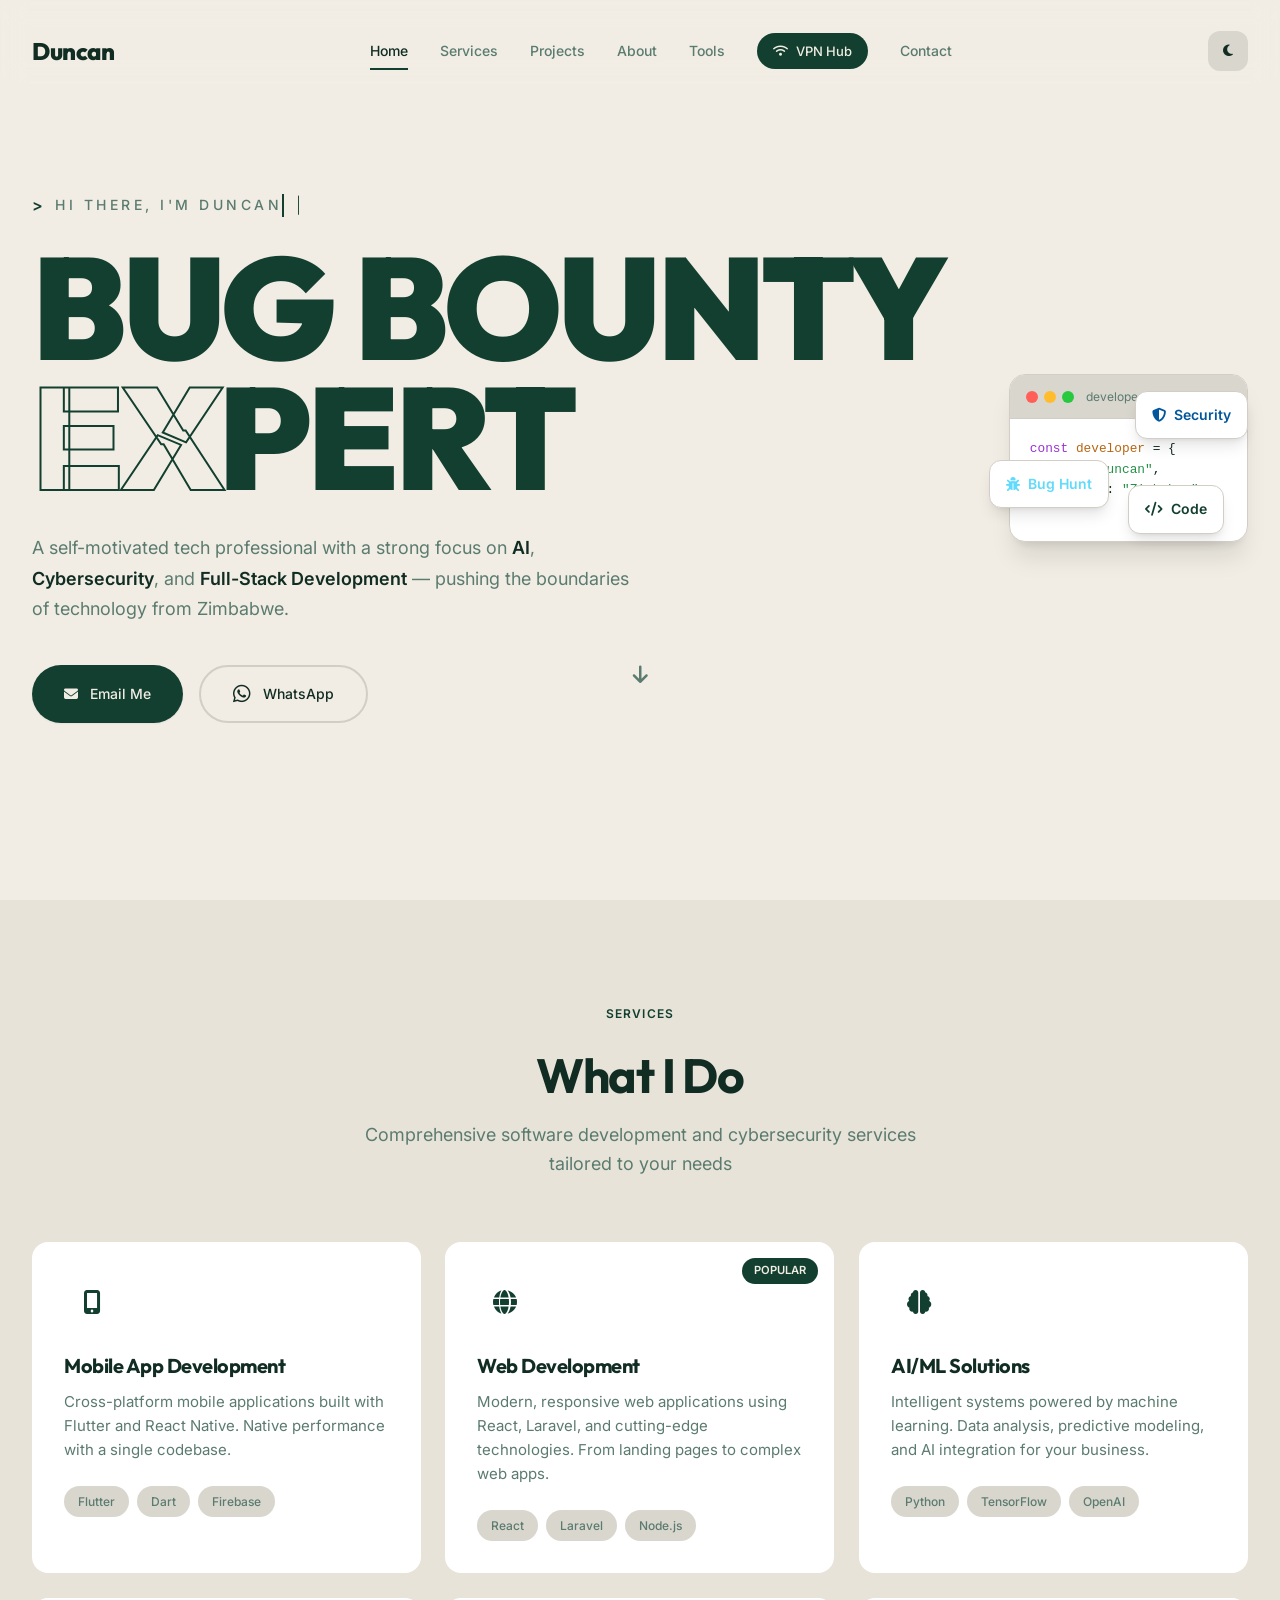
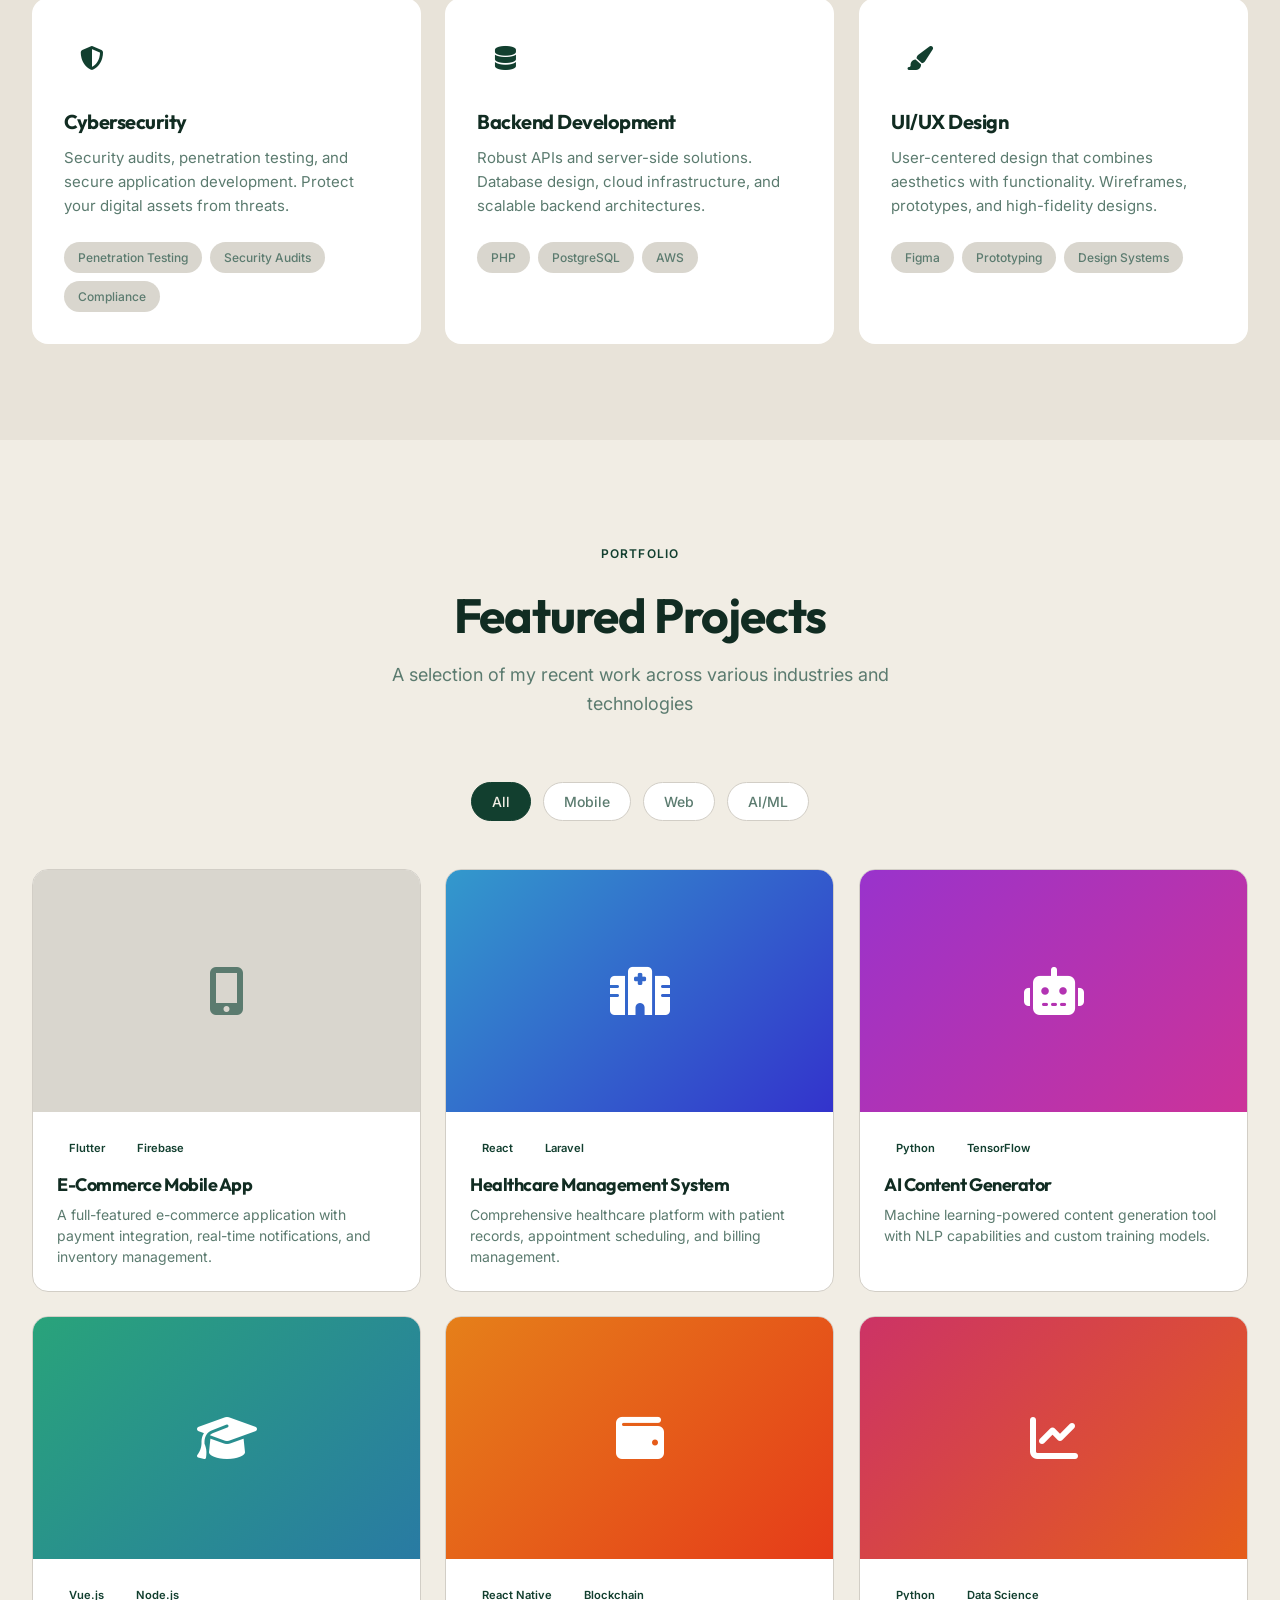
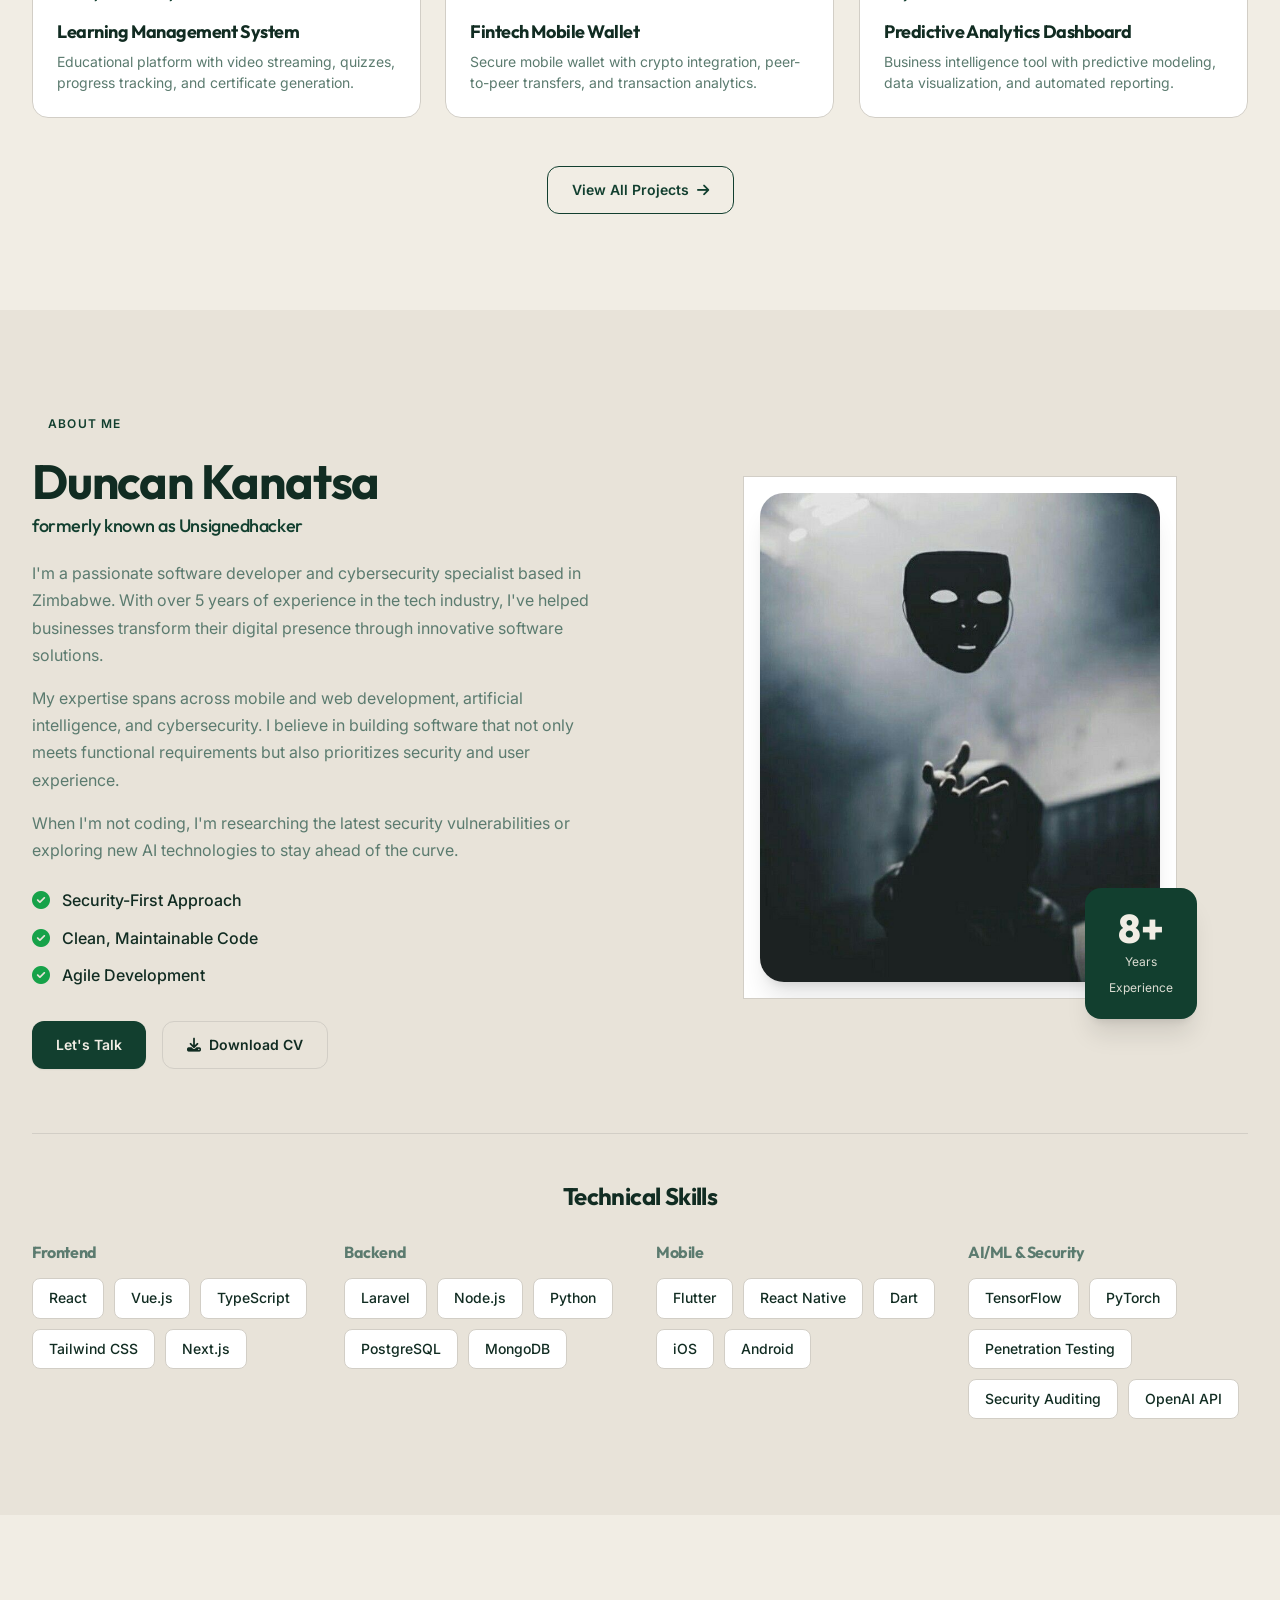
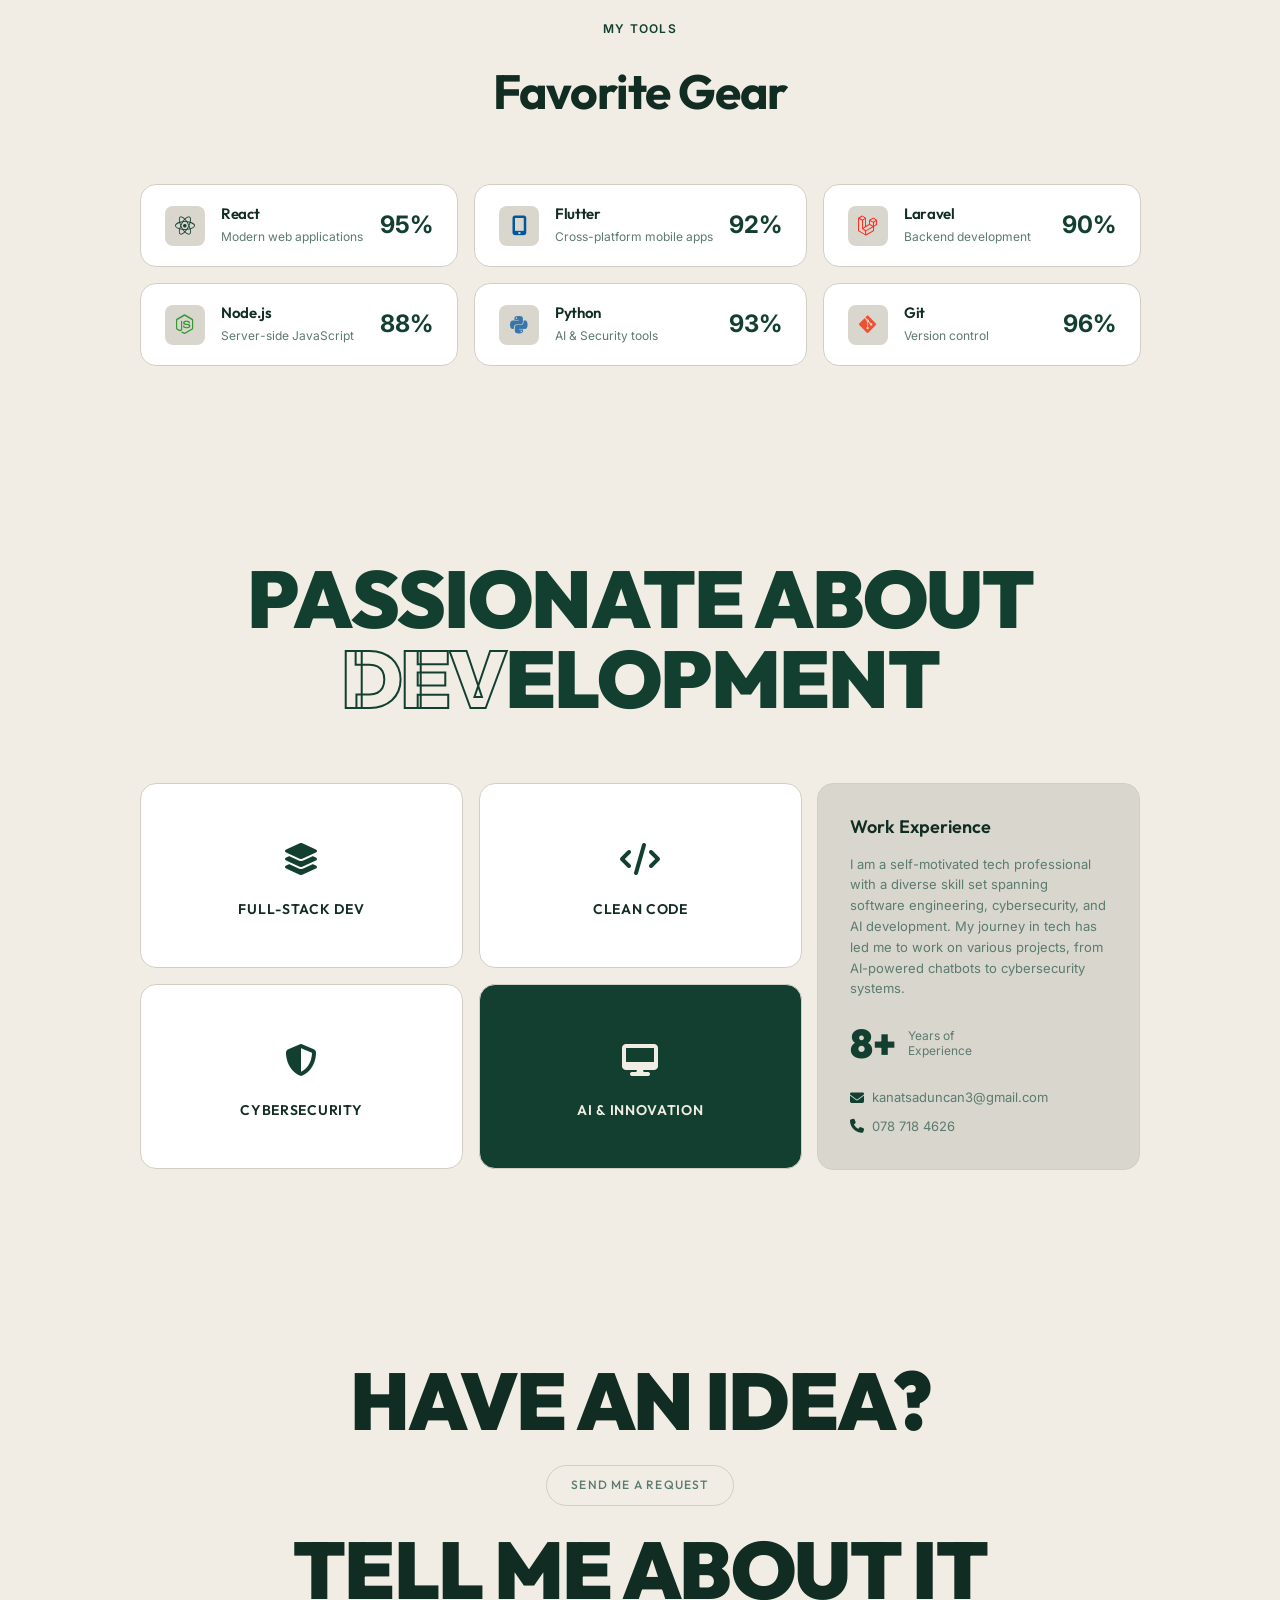
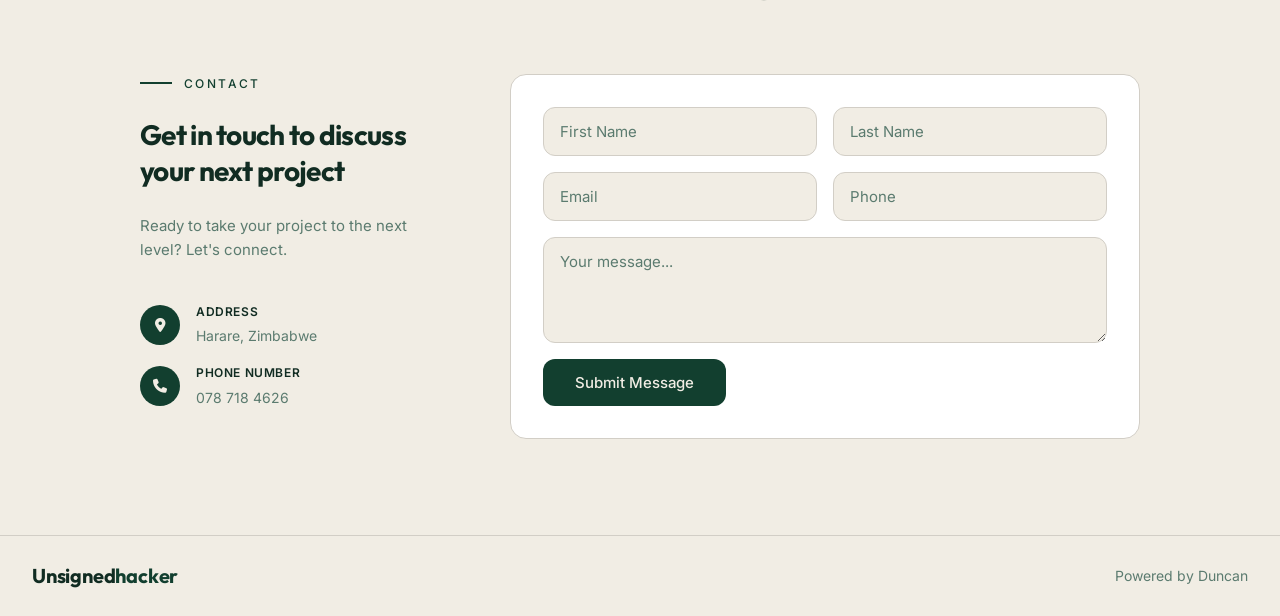
<file: index.html>
<!DOCTYPE html>
<html lang="en">
<head>
    <meta charset="UTF-8">
    <meta name="viewport" content="width=device-width, initial-scale=1.0">
    <title>Duncan | Expert Software Developer & Cybersecurity Specialist in Zimbabwe</title>
    <meta name="description" content="Duncan is a Zimbabwe-based software developer specializing in Flutter, React, Laravel, AI/ML solutions, and cybersecurity. Building secure, scalable web and mobile applications.">
    <meta name="keywords" content="Duncan, software developer Zimbabwe, cybersecurity expert, Flutter developer, React developer, Laravel developer, AI developer, web development, mobile app development, secure applications, Duncan Kanatsa">
    <meta name="author" content="Duncan (formerly known as Unsignedhacker)">
    <meta name="robots" content="index, follow">
    <meta name="theme-color" content="#1a3a2a">
    
    <!-- Open Graph -->
    <meta property="og:type" content="website">
    <meta property="og:url" content="https://bug-svg.github.io/unsignedhacker.github.io/">
    <meta property="og:title" content="Duncan | Expert Software Developer & Cybersecurity Specialist">
    <meta property="og:description" content="Zimbabwe-based software developer specializing in Flutter, React, Laravel, AI/ML, and cybersecurity. Building secure, scalable applications.">
    <meta property="og:image" content="https://bug-svg.github.io/unsignedhacker.github.io/og-image.png">
    
    <!-- Twitter -->
    <meta name="twitter:card" content="summary_large_image">
    <meta name="twitter:title" content="Duncan | Software Developer & Cybersecurity Expert">
    <meta name="twitter:description" content="Zimbabwe-based developer specializing in Flutter, React, Laravel, AI, and cybersecurity.">
    
    <!-- Fonts -->
    <link rel="preconnect" href="https://fonts.googleapis.com">
    <link rel="preconnect" href="https://fonts.gstatic.com" crossorigin>
    <link href="https://fonts.googleapis.com/css2?family=Outfit:wght@300;400;500;600;700;800;900&family=Inter:wght@300;400;500;600;700&display=swap" rel="stylesheet">
    
    <!-- Icons -->
    <link rel="stylesheet" href="https://cdnjs.cloudflare.com/ajax/libs/font-awesome/6.5.1/css/all.min.css">
    
    <!-- Favicon - Hacker Style -->
    <link rel="icon" type="image/svg+xml" href="data:image/svg+xml,<svg xmlns=%22http://www.w3.org/2000/svg%22 viewBox=%220 0 100 100%22><rect fill=%22%231a3a2a%22 rx=%2215%22 width=%22100%22 height=%22100%22/><text x=%2250%22 y=%2255%22 font-size=%2250%22 text-anchor=%22middle%22 dominant-baseline=%22middle%22 fill=%22white%22 font-family=%22monospace%22>DK</text></svg>">
    <link rel="apple-touch-icon" href="data:image/svg+xml,<svg xmlns=%22http://www.w3.org/2000/svg%22 viewBox=%220 0 180 180%22><rect fill=%22%231a3a2a%22 rx=%2225%22 width=%22180%22 height=%22180%22/><text x=%2290%22 y=%22100%22 font-size=%2280%22 text-anchor=%22middle%22 dominant-baseline=%22middle%22 fill=%22white%22 font-family=%22monospace%22 font-weight=%22bold%22>DK</text></svg>">
    
    <link rel="stylesheet" href="style.css">
</head>
<body>
    <!-- Navigation -->
    <nav class="navbar">
        <div class="container nav-container">
            <a href="#" class="logo">
                <span class="logo-text">Duncan</span>
            </a>
            
            <div class="nav-menu" id="navMenu">
                <a href="#home" class="nav-link active">Home</a>
                <a href="#services" class="nav-link">Services</a>
                <a href="#projects" class="nav-link">Projects</a>
                <a href="#about" class="nav-link">About</a>
                <a href="#tools" class="nav-link">Tools</a>
                <a href="vpn-hub.html" class="nav-link vpn-link">
                    <i class="fas fa-wifi"></i> VPN Hub
                </a>
                <a href="#contact" class="nav-link">Contact</a>
            </div>
            
            <div class="nav-actions">
                <button class="theme-toggle" id="themeToggle" aria-label="Toggle theme">
                    <i class="fas fa-sun"></i>
                    <i class="fas fa-moon"></i>
                </button>
                <button class="mobile-menu-toggle" id="mobileMenuToggle" aria-label="Toggle menu">
                    <span></span>
                    <span></span>
                    <span></span>
                </button>
            </div>
        </div>
    </nav>

    <!-- Hero Section -->
    <section id="home" class="hero hero-new">
        <div class="container hero-container">
            <div class="hero-content">
                <div class="hero-intro">
                    <span class="intro-arrow">></span>
                    <span class="intro-text">HI THERE, I'M DUNCAN</span>
                    <span class="typing-cursor">|</span>
                </div>
                
                <h1 class="hero-title-big">
                    <span class="title-line-big">BUG BOUNTY</span>
                    <span class="title-line-big">
                        <span class="outline-text">EX</span><span class="solid-text">PERT</span>
                    </span>
                </h1>
                
                <p class="hero-description-new">
                    A self-motivated tech professional with a strong focus on <strong>AI</strong>, 
                    <strong>Cybersecurity</strong>, and <strong>Full-Stack Development</strong> — pushing the boundaries 
                    of technology from Zimbabwe.
                </p>
                
                <div class="hero-actions-new">
                    <a href="mailto:kanatsaduncan3@gmail.com" class="btn btn-primary btn-email">
                        <i class="fas fa-envelope"></i>
                        <span>Email Me</span>
                    </a>
                    <a href="https://wa.me/0787184626" target="_blank" class="btn btn-outline btn-whatsapp">
                        <i class="fab fa-whatsapp"></i>
                        <span>WhatsApp</span>
                    </a>
                </div>
            </div>
            
            <div class="hero-visual">
                <div class="code-window">
                    <div class="window-header">
                        <div class="window-dots">
                            <span></span>
                            <span></span>
                            <span></span>
                        </div>
                        <span class="window-title">developer.ts</span>
                    </div>
                    <div class="window-content">
                        <pre><code><span class="code-keyword">const</span> <span class="code-variable">developer</span> = {
  <span class="code-property">name</span>: <span class="code-string">"Duncan"</span>,
  <span class="code-property">location</span>: <span class="code-string">"Zimbabwe"</span>,
  <span class="code-property">skills</span>: [
    <span class="code-string">"Bug Bounty"</span>,
    <span class="code-string">"AI/ML"</span>,
    <span class="code-string">"Cybersecurity"</span>,
    <span class="code-string">"Full-Stack"</span>
  ],
  <span class="code-property">passion</span>: <span class="code-string">"Finding vulnerabilities"</span>
};</code></pre>
                    </div>
                </div>
                <div class="floating-cards">
                    <div class="float-card flutter">
                        <i class="fas fa-shield-alt"></i>
                        <span>Security</span>
                    </div>
                    <div class="float-card react">
                        <i class="fas fa-bug"></i>
                        <span>Bug Hunt</span>
                    </div>
                    <div class="float-card security">
                        <i class="fas fa-code"></i>
                        <span>Code</span>
                    </div>
                </div>
            </div>
            
            <div class="scroll-arrow">
                <i class="fas fa-arrow-down"></i>
            </div>
        </div>
    </section>

    <!-- Original Hero Section (hidden) -->
    <section id="home-old" class="hero" style="display:none;">
        <div class="hero-bg">
            <div class="hero-grid"></div>
            <div class="hero-glow"></div>
        </div>
        <div class="container hero-container">
            <div class="hero-content">
                <div class="hero-badge">
                    <span class="badge-dot"></span>
                    <span>Available for work</span>
                </div>
                <h1 class="hero-title">
                    <span class="title-line">Duncan</span>
                    <span class="title-line gradient">Software Developer</span>
                    <span class="title-line">& Cybersecurity Expert</span>
                </h1>
                <p class="hero-description">
                    Zimbabwe-based software developer specializing in Flutter, React, Laravel, 
                    AI/ML solutions, and cybersecurity. Building secure, scalable web and mobile applications.
                </p>
                <div class="hero-stats">
                    <div class="stat">
                        <span class="stat-number">8+</span>
                        <span class="stat-label">Years Experience</span>
                    </div>
                    <div class="stat">
                        <span class="stat-number">50+</span>
                        <span class="stat-label">Projects Completed</span>
                    </div>
                    <div class="stat">
                        <span class="stat-number">30+</span>
                        <span class="stat-label">Happy Clients</span>
                    </div>
                </div>
                <div class="hero-actions">
                    <a href="#contact" class="btn btn-primary">
                        <span>Get In Touch</span>
                        <i class="fas fa-arrow-right"></i>
                    </a>
                    <a href="#projects" class="btn btn-secondary">
                        <span>View Projects</span>
                        <i class="fas fa-folder-open"></i>
                    </a>
                </div>
            </div>
            <div class="hero-visual">
                <div class="code-window">
                    <div class="window-header">
                        <div class="window-dots">
                            <span></span>
                            <span></span>
                            <span></span>
                        </div>
                        <span class="window-title">developer.ts</span>
                    </div>
                    <div class="window-content">
                        <pre><code><span class="code-keyword">const</span> <span class="code-variable">developer</span> = {
  <span class="code-property">name</span>: <span class="code-string">"Duncan"</span>,
  <span class="code-property">location</span>: <span class="code-string">"Zimbabwe"</span>,
  <span class="code-property">skills</span>: [
    <span class="code-string">"Flutter"</span>,
    <span class="code-string">"React"</span>,
    <span class="code-string">"Laravel"</span>,
    <span class="code-string">"AI/ML"</span>,
    <span class="code-string">"Cybersecurity"</span>
  ],
  <span class="code-property">passion</span>: <span class="code-string">"Building secure, scalable solutions"</span>
};</code></pre>
                    </div>
                </div>
                <div class="floating-cards">
                    <div class="float-card flutter">
                        <i class="fab fa-flutter"></i>
                        <span>Flutter</span>
                    </div>
                    <div class="float-card react">
                        <i class="fab fa-react"></i>
                        <span>React</span>
                    </div>
                    <div class="float-card security">
                        <i class="fas fa-shield-alt"></i>
                        <span>Security</span>
                    </div>
                </div>
            </div>
        </div>
        <div class="scroll-indicator">
            <div class="mouse">
                <div class="wheel"></div>
            </div>
            <span>Scroll to explore</span>
        </div>
    </section>

    <!-- Services Section -->
    <section id="services" class="services">
        <div class="container">
            <div class="section-header">
                <span class="section-tag">Services</span>
                <h2 class="section-title">What I Do</h2>
                <p class="section-description">
                    Comprehensive software development and cybersecurity services tailored to your needs
                </p>
            </div>
            
            <div class="services-grid">
                <div class="service-card">
                    <div class="service-icon">
                        <i class="fas fa-mobile-alt"></i>
                    </div>
                    <h3 class="service-title">Mobile App Development</h3>
                    <p class="service-description">
                        Cross-platform mobile applications built with Flutter and React Native. 
                        Native performance with a single codebase.
                    </p>
                    <div class="service-tech">
                        <span class="tech-tag">Flutter</span>
                        <span class="tech-tag">Dart</span>
                        <span class="tech-tag">Firebase</span>
                    </div>
                </div>
                
                <div class="service-card featured">
                    <div class="service-icon">
                        <i class="fas fa-globe"></i>
                    </div>
                    <h3 class="service-title">Web Development</h3>
                    <p class="service-description">
                        Modern, responsive web applications using React, Laravel, and cutting-edge technologies. 
                        From landing pages to complex web apps.
                    </p>
                    <div class="service-tech">
                        <span class="tech-tag">React</span>
                        <span class="tech-tag">Laravel</span>
                        <span class="tech-tag">Node.js</span>
                    </div>
                </div>
                
                <div class="service-card">
                    <div class="service-icon">
                        <i class="fas fa-brain"></i>
                    </div>
                    <h3 class="service-title">AI/ML Solutions</h3>
                    <p class="service-description">
                        Intelligent systems powered by machine learning. Data analysis, 
                        predictive modeling, and AI integration for your business.
                    </p>
                    <div class="service-tech">
                        <span class="tech-tag">Python</span>
                        <span class="tech-tag">TensorFlow</span>
                        <span class="tech-tag">OpenAI</span>
                    </div>
                </div>
                
                <div class="service-card">
                    <div class="service-icon">
                        <i class="fas fa-shield-alt"></i>
                    </div>
                    <h3 class="service-title">Cybersecurity</h3>
                    <p class="service-description">
                        Security audits, penetration testing, and secure application development. 
                        Protect your digital assets from threats.
                    </p>
                    <div class="service-tech">
                        <span class="tech-tag">Penetration Testing</span>
                        <span class="tech-tag">Security Audits</span>
                        <span class="tech-tag">Compliance</span>
                    </div>
                </div>
                
                <div class="service-card">
                    <div class="service-icon">
                        <i class="fas fa-database"></i>
                    </div>
                    <h3 class="service-title">Backend Development</h3>
                    <p class="service-description">
                        Robust APIs and server-side solutions. Database design, cloud infrastructure, 
                        and scalable backend architectures.
                    </p>
                    <div class="service-tech">
                        <span class="tech-tag">PHP</span>
                        <span class="tech-tag">PostgreSQL</span>
                        <span class="tech-tag">AWS</span>
                    </div>
                </div>
                
                <div class="service-card">
                    <div class="service-icon">
                        <i class="fas fa-paint-brush"></i>
                    </div>
                    <h3 class="service-title">UI/UX Design</h3>
                    <p class="service-description">
                        User-centered design that combines aesthetics with functionality. 
                        Wireframes, prototypes, and high-fidelity designs.
                    </p>
                    <div class="service-tech">
                        <span class="tech-tag">Figma</span>
                        <span class="tech-tag">Prototyping</span>
                        <span class="tech-tag">Design Systems</span>
                    </div>
                </div>
            </div>
        </div>
    </section>

    <!-- Projects Section -->
    <section id="projects" class="projects">
        <div class="container">
            <div class="section-header">
                <span class="section-tag">Portfolio</span>
                <h2 class="section-title">Featured Projects</h2>
                <p class="section-description">
                    A selection of my recent work across various industries and technologies
                </p>
            </div>
            
            <div class="projects-filter">
                <button class="filter-btn active" data-filter="all">All</button>
                <button class="filter-btn" data-filter="mobile">Mobile</button>
                <button class="filter-btn" data-filter="web">Web</button>
                <button class="filter-btn" data-filter="ai">AI/ML</button>
            </div>
            
            <div class="projects-grid">
                <div class="project-card" data-category="mobile">
                    <div class="project-image">
                        <div class="project-placeholder">
                            <i class="fas fa-mobile-alt"></i>
                        </div>
                        <div class="project-overlay">
                            <a href="#" class="project-link">
                                <i class="fas fa-external-link-alt"></i>
                            </a>
                            <a href="#" class="project-link">
                                <i class="fab fa-github"></i>
                            </a>
                        </div>
                    </div>
                    <div class="project-content">
                        <div class="project-tags">
                            <span class="project-tag">Flutter</span>
                            <span class="project-tag">Firebase</span>
                        </div>
                        <h3 class="project-title">E-Commerce Mobile App</h3>
                        <p class="project-description">
                            A full-featured e-commerce application with payment integration, 
                            real-time notifications, and inventory management.
                        </p>
                    </div>
                </div>
                
                <div class="project-card" data-category="web">
                    <div class="project-image">
                        <div class="project-placeholder gradient-1">
                            <i class="fas fa-hospital"></i>
                        </div>
                        <div class="project-overlay">
                            <a href="#" class="project-link">
                                <i class="fas fa-external-link-alt"></i>
                            </a>
                            <a href="#" class="project-link">
                                <i class="fab fa-github"></i>
                            </a>
                        </div>
                    </div>
                    <div class="project-content">
                        <div class="project-tags">
                            <span class="project-tag">React</span>
                            <span class="project-tag">Laravel</span>
                        </div>
                        <h3 class="project-title">Healthcare Management System</h3>
                        <p class="project-description">
                            Comprehensive healthcare platform with patient records, 
                            appointment scheduling, and billing management.
                        </p>
                    </div>
                </div>
                
                <div class="project-card" data-category="ai">
                    <div class="project-image">
                        <div class="project-placeholder gradient-2">
                            <i class="fas fa-robot"></i>
                        </div>
                        <div class="project-overlay">
                            <a href="#" class="project-link">
                                <i class="fas fa-external-link-alt"></i>
                            </a>
                            <a href="#" class="project-link">
                                <i class="fab fa-github"></i>
                            </a>
                        </div>
                    </div>
                    <div class="project-content">
                        <div class="project-tags">
                            <span class="project-tag">Python</span>
                            <span class="project-tag">TensorFlow</span>
                        </div>
                        <h3 class="project-title">AI Content Generator</h3>
                        <p class="project-description">
                            Machine learning-powered content generation tool with NLP capabilities 
                            and custom training models.
                        </p>
                    </div>
                </div>
                
                <div class="project-card" data-category="web">
                    <div class="project-image">
                        <div class="project-placeholder gradient-3">
                            <i class="fas fa-graduation-cap"></i>
                        </div>
                        <div class="project-overlay">
                            <a href="#" class="project-link">
                                <i class="fas fa-external-link-alt"></i>
                            </a>
                            <a href="#" class="project-link">
                                <i class="fab fa-github"></i>
                            </a>
                        </div>
                    </div>
                    <div class="project-content">
                        <div class="project-tags">
                            <span class="project-tag">Vue.js</span>
                            <span class="project-tag">Node.js</span>
                        </div>
                        <h3 class="project-title">Learning Management System</h3>
                        <p class="project-description">
                            Educational platform with video streaming, quizzes, 
                            progress tracking, and certificate generation.
                        </p>
                    </div>
                </div>
                
                <div class="project-card" data-category="mobile">
                    <div class="project-image">
                        <div class="project-placeholder gradient-4">
                            <i class="fas fa-wallet"></i>
                        </div>
                        <div class="project-overlay">
                            <a href="#" class="project-link">
                                <i class="fas fa-external-link-alt"></i>
                            </a>
                            <a href="#" class="project-link">
                                <i class="fab fa-github"></i>
                            </a>
                        </div>
                    </div>
                    <div class="project-content">
                        <div class="project-tags">
                            <span class="project-tag">React Native</span>
                            <span class="project-tag">Blockchain</span>
                        </div>
                        <h3 class="project-title">Fintech Mobile Wallet</h3>
                        <p class="project-description">
                            Secure mobile wallet with crypto integration, 
                            peer-to-peer transfers, and transaction analytics.
                        </p>
                    </div>
                </div>
                
                <div class="project-card" data-category="ai">
                    <div class="project-image">
                        <div class="project-placeholder gradient-5">
                            <i class="fas fa-chart-line"></i>
                        </div>
                        <div class="project-overlay">
                            <a href="#" class="project-link">
                                <i class="fas fa-external-link-alt"></i>
                            </a>
                            <a href="#" class="project-link">
                                <i class="fab fa-github"></i>
                            </a>
                        </div>
                    </div>
                    <div class="project-content">
                        <div class="project-tags">
                            <span class="project-tag">Python</span>
                            <span class="project-tag">Data Science</span>
                        </div>
                        <h3 class="project-title">Predictive Analytics Dashboard</h3>
                        <p class="project-description">
                            Business intelligence tool with predictive modeling, 
                            data visualization, and automated reporting.
                        </p>
                    </div>
                </div>
            </div>
            
            <div class="projects-more">
                <a href="#" class="btn btn-outline">
                    <span>View All Projects</span>
                    <i class="fas fa-arrow-right"></i>
                </a>
            </div>
        </div>
    </section>

    <!-- About Section -->
    <section id="about" class="about">
        <div class="container">
            <div class="about-grid">
                <div class="about-content">
                    <span class="section-tag">About Me</span>
                    <h2 class="section-title">Duncan Kanatsa</h2>
                    <h3 class="about-subtitle">formerly known as Unsignedhacker</h3>
                    
                    <div class="about-text">
                        <p>
                            I'm a passionate software developer and cybersecurity specialist based in Zimbabwe. 
                            With over 5 years of experience in the tech industry, I've helped businesses transform 
                            their digital presence through innovative software solutions.
                        </p>
                        <p>
                            My expertise spans across mobile and web development, artificial intelligence, 
                            and cybersecurity. I believe in building software that not only meets functional 
                            requirements but also prioritizes security and user experience.
                        </p>
                        <p>
                            When I'm not coding, I'm researching the latest security vulnerabilities or 
                            exploring new AI technologies to stay ahead of the curve.
                        </p>
                    </div>
                    
                    <div class="about-highlights">
                        <div class="highlight">
                            <i class="fas fa-check-circle"></i>
                            <span>Security-First Approach</span>
                        </div>
                        <div class="highlight">
                            <i class="fas fa-check-circle"></i>
                            <span>Clean, Maintainable Code</span>
                        </div>
                        <div class="highlight">
                            <i class="fas fa-check-circle"></i>
                            <span>Agile Development</span>
                        </div>
                    </div>
                    
                    <div class="about-actions">
                        <a href="#contact" class="btn btn-primary">Let's Talk</a>
                        <a href="#" class="btn btn-ghost">
                            <i class="fas fa-download"></i>
                            <span>Download CV</span>
                        </a>
                    </div>
                </div>
                
                <div class="about-visual">
                    <div class="about-image">
                        <div class="image-frame">
                            <img src="duncan.png" alt="Duncan Kanatsa" class="about-profile-img">
                        </div>
                        <div class="experience-badge">
                            <span class="exp-number">8+</span>
                            <span class="exp-text">Years<br>Experience</span>
                        </div>
                    </div>
                </div>
            </div>
            
            <div class="skills-section">
                <h3 class="skills-title">Technical Skills</h3>
                <div class="skills-grid">
                    <div class="skill-category">
                        <h4>Frontend</h4>
                        <div class="skill-tags">
                            <span class="skill-tag">React</span>
                            <span class="skill-tag">Vue.js</span>
                            <span class="skill-tag">TypeScript</span>
                            <span class="skill-tag">Tailwind CSS</span>
                            <span class="skill-tag">Next.js</span>
                        </div>
                    </div>
                    <div class="skill-category">
                        <h4>Backend</h4>
                        <div class="skill-tags">
                            <span class="skill-tag">Laravel</span>
                            <span class="skill-tag">Node.js</span>
                            <span class="skill-tag">Python</span>
                            <span class="skill-tag">PostgreSQL</span>
                            <span class="skill-tag">MongoDB</span>
                        </div>
                    </div>
                    <div class="skill-category">
                        <h4>Mobile</h4>
                        <div class="skill-tags">
                            <span class="skill-tag">Flutter</span>
                            <span class="skill-tag">React Native</span>
                            <span class="skill-tag">Dart</span>
                            <span class="skill-tag">iOS</span>
                            <span class="skill-tag">Android</span>
                        </div>
                    </div>
                    <div class="skill-category">
                        <h4>AI/ML & Security</h4>
                        <div class="skill-tags">
                            <span class="skill-tag">TensorFlow</span>
                            <span class="skill-tag">PyTorch</span>
                            <span class="skill-tag">Penetration Testing</span>
                            <span class="skill-tag">Security Auditing</span>
                            <span class="skill-tag">OpenAI API</span>
                        </div>
                    </div>
                </div>
            </div>
        </div>
    </section>

    <!-- Tools / Favorite Gear Section -->
    <section id="tools" class="tools-section">
        <div class="container">
            <div class="section-header">
                <span class="section-tag">My Tools</span>
                <h2 class="section-title">Favorite Gear</h2>
            </div>
            
            <div class="tools-grid">
                <div class="tool-card">
                    <div class="tool-icon">
                        <i class="fab fa-react"></i>
                    </div>
                    <div class="tool-info">
                        <h3>React</h3>
                        <span>Modern web applications</span>
                    </div>
                    <span class="tool-percentage">95%</span>
                </div>
                
                <div class="tool-card">
                    <div class="tool-icon flutter-icon">
                        <i class="fas fa-mobile-alt"></i>
                    </div>
                    <div class="tool-info">
                        <h3>Flutter</h3>
                        <span>Cross-platform mobile apps</span>
                    </div>
                    <span class="tool-percentage">92%</span>
                </div>
                
                <div class="tool-card">
                    <div class="tool-icon laravel-icon">
                        <i class="fab fa-laravel"></i>
                    </div>
                    <div class="tool-info">
                        <h3>Laravel</h3>
                        <span>Backend development</span>
                    </div>
                    <span class="tool-percentage">90%</span>
                </div>
                
                <div class="tool-card">
                    <div class="tool-icon node-icon">
                        <i class="fab fa-node-js"></i>
                    </div>
                    <div class="tool-info">
                        <h3>Node.js</h3>
                        <span>Server-side JavaScript</span>
                    </div>
                    <span class="tool-percentage">88%</span>
                </div>
                
                <div class="tool-card">
                    <div class="tool-icon python-icon">
                        <i class="fab fa-python"></i>
                    </div>
                    <div class="tool-info">
                        <h3>Python</h3>
                        <span>AI & Security tools</span>
                    </div>
                    <span class="tool-percentage">93%</span>
                </div>
                
                <div class="tool-card">
                    <div class="tool-icon git-icon">
                        <i class="fab fa-git-alt"></i>
                    </div>
                    <div class="tool-info">
                        <h3>Git</h3>
                        <span>Version control</span>
                    </div>
                    <span class="tool-percentage">96%</span>
                </div>
            </div>
        </div>
    </section>

    <!-- Passionate About Development - Bento Grid -->
    <section id="passion" class="passion-section">
        <div class="container">
            <div class="passion-header">
                <h2 class="passion-title-big">
                    <span class="passion-line">PASSIONATE ABOUT</span>
                    <span class="passion-line">
                        <span class="outline-text">DEV</span><span class="solid-text">ELOPMENT</span>
                    </span>
                </h2>
            </div>
            
            <div class="bento-grid">
                <div class="bento-card">
                    <div class="bento-icon">
                        <i class="fas fa-layer-group"></i>
                    </div>
                    <h3>Full-Stack Dev</h3>
                </div>
                
                <div class="bento-card">
                    <div class="bento-icon">
                        <i class="fas fa-code"></i>
                    </div>
                    <h3>Clean Code</h3>
                </div>
                
                <div class="bento-card experience-card">
                    <h3>Work Experience</h3>
                    <p>I am a self-motivated tech professional with a diverse skill set spanning software engineering, cybersecurity, and AI development. My journey in tech has led me to work on various projects, from AI-powered chatbots to cybersecurity systems.</p>
                    <div class="exp-stat">
                        <span class="exp-number">8+</span>
                        <span class="exp-label">Years of<br>Experience</span>
                    </div>
                    <div class="contact-mini">
                        <span><i class="fas fa-envelope"></i> kanatsaduncan3@gmail.com</span>
                        <span><i class="fas fa-phone"></i> 078 718 4626</span>
                    </div>
                </div>
                
                <div class="bento-card">
                    <div class="bento-icon">
                        <i class="fas fa-shield-alt"></i>
                    </div>
                    <h3>Cybersecurity</h3>
                </div>
                
                <div class="bento-card dark-card">
                    <div class="bento-icon">
                        <i class="fas fa-desktop"></i>
                    </div>
                    <h3>AI & Innovation</h3>
                </div>
            </div>
        </div>
    </section>

    <!-- Contact Section -->
    <section id="contact" class="contact-new">
        <div class="container">
            <!-- Hero Text -->
            <div class="contact-hero">
                <h2 class="contact-hero-title">
                    <span class="contact-line">HAVE AN IDEA?</span>
                    <div class="contact-hero-action">
                        <a href="#contact-form" class="btn-contact-request">SEND ME A REQUEST</a>
                    </div>
                    <span class="contact-line">TELL ME ABOUT IT</span>
                </h2>
            </div>
            
            <!-- Contact Content -->
            <div class="contact-content">
                <div class="contact-info-new">
                    <div class="contact-label-bar">
                        <span class="contact-bar-line"></span>
                        <span class="contact-label-text">CONTACT</span>
                    </div>
                    <h3 class="contact-heading">Get in touch to discuss your next project</h3>
                    <p class="contact-subtext">Ready to take your project to the next level? Let's connect.</p>
                    
                    <div class="contact-details-new">
                        <div class="contact-detail-item">
                            <div class="contact-detail-icon">
                                <i class="fas fa-map-marker-alt"></i>
                            </div>
                            <div class="contact-detail-text">
                                <span class="detail-label">Address</span>
                                <span class="detail-value">Harare, Zimbabwe</span>
                            </div>
                        </div>
                        <div class="contact-detail-item">
                            <div class="contact-detail-icon">
                                <i class="fas fa-phone"></i>
                            </div>
                            <div class="contact-detail-text">
                                <span class="detail-label">Phone Number</span>
                                <span class="detail-value">078 718 4626</span>
                            </div>
                        </div>
                    </div>
                </div>
                
                <div class="contact-form-box" id="contact-form">
                    <form class="contact-form-new" id="contactForm">
                        <div class="form-row-new">
                            <input type="text" name="firstName" placeholder="First Name" required>
                            <input type="text" name="lastName" placeholder="Last Name" required>
                        </div>
                        <div class="form-row-new">
                            <input type="email" name="email" placeholder="Email" required>
                            <input type="tel" name="phone" placeholder="Phone" required>
                        </div>
                        <textarea name="message" rows="4" placeholder="Your message..." required></textarea>
                        <button type="submit" class="btn-submit-new">Submit Message</button>
                    </form>
                </div>
            </div>
        </div>
    </section>

    <!-- Footer -->
    <footer class="footer">
        <div class="container">
            <div class="footer-bottom">
                <div class="footer-branding">
                    <span class="brand-name">Unsigned<span class="brand-highlight">hacker</span></span>
                </div>
                <p class="powered-by">Powered by Duncan</p>
            </div>
        </div>
    </footer>

    <!-- Back to Top Button -->
    <button class="back-to-top" id="backToTop" aria-label="Back to top">
        <i class="fas fa-arrow-up"></i>
    </button>

    <script src="script.js"></script>
</body>
</html>
</file>
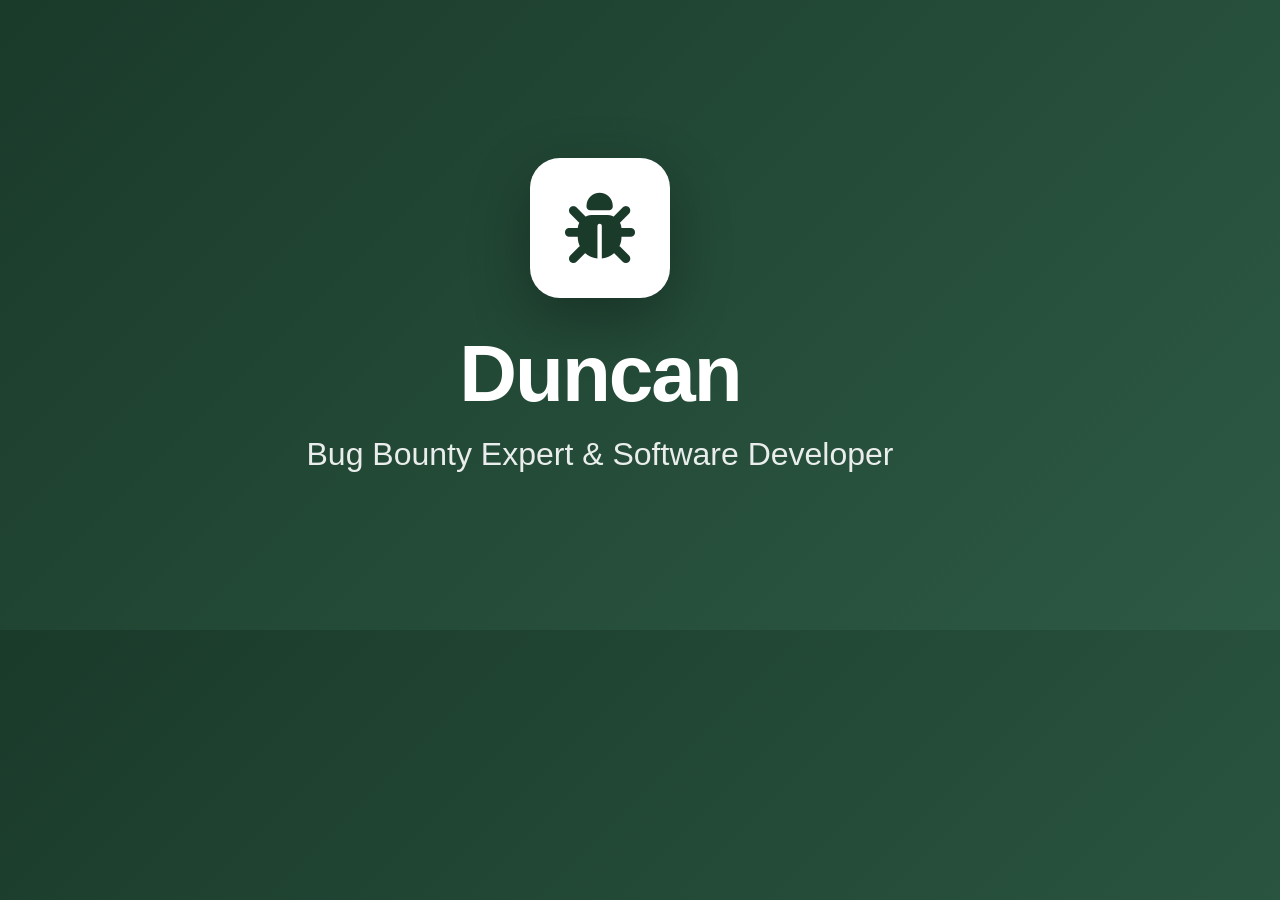
<file: og-image.html>
<!DOCTYPE html>
<html>
<head>
    <link rel="stylesheet" href="https://cdnjs.cloudflare.com/ajax/libs/font-awesome/6.5.1/css/all.min.css">
    <style>
        * { margin: 0; padding: 0; box-sizing: border-box; }
        body {
            width: 1200px;
            height: 630px;
            background: linear-gradient(135deg, #1a3a2a 0%, #2d5a45 100%);
            display: flex;
            flex-direction: column;
            justify-content: center;
            align-items: center;
            font-family: 'Inter', -apple-system, sans-serif;
            color: white;
        }
        .logo {
            width: 140px;
            height: 140px;
            background: white;
            border-radius: 30px;
            display: flex;
            align-items: center;
            justify-content: center;
            margin-bottom: 30px;
            box-shadow: 0 20px 60px rgba(0,0,0,0.3);
        }
        .logo i {
            font-size: 70px;
            color: #1a3a2a;
        }
        h1 {
            font-size: 80px;
            font-weight: 800;
            margin-bottom: 16px;
            letter-spacing: -2px;
        }
        p {
            font-size: 32px;
            opacity: 0.9;
        }
    </style>
</head>
<body>
    <div class="logo">
        <i class="fas fa-bug"></i>
    </div>
    <h1>Duncan</h1>
    <p>Bug Bounty Expert & Software Developer</p>
</body>
</html>
</file>
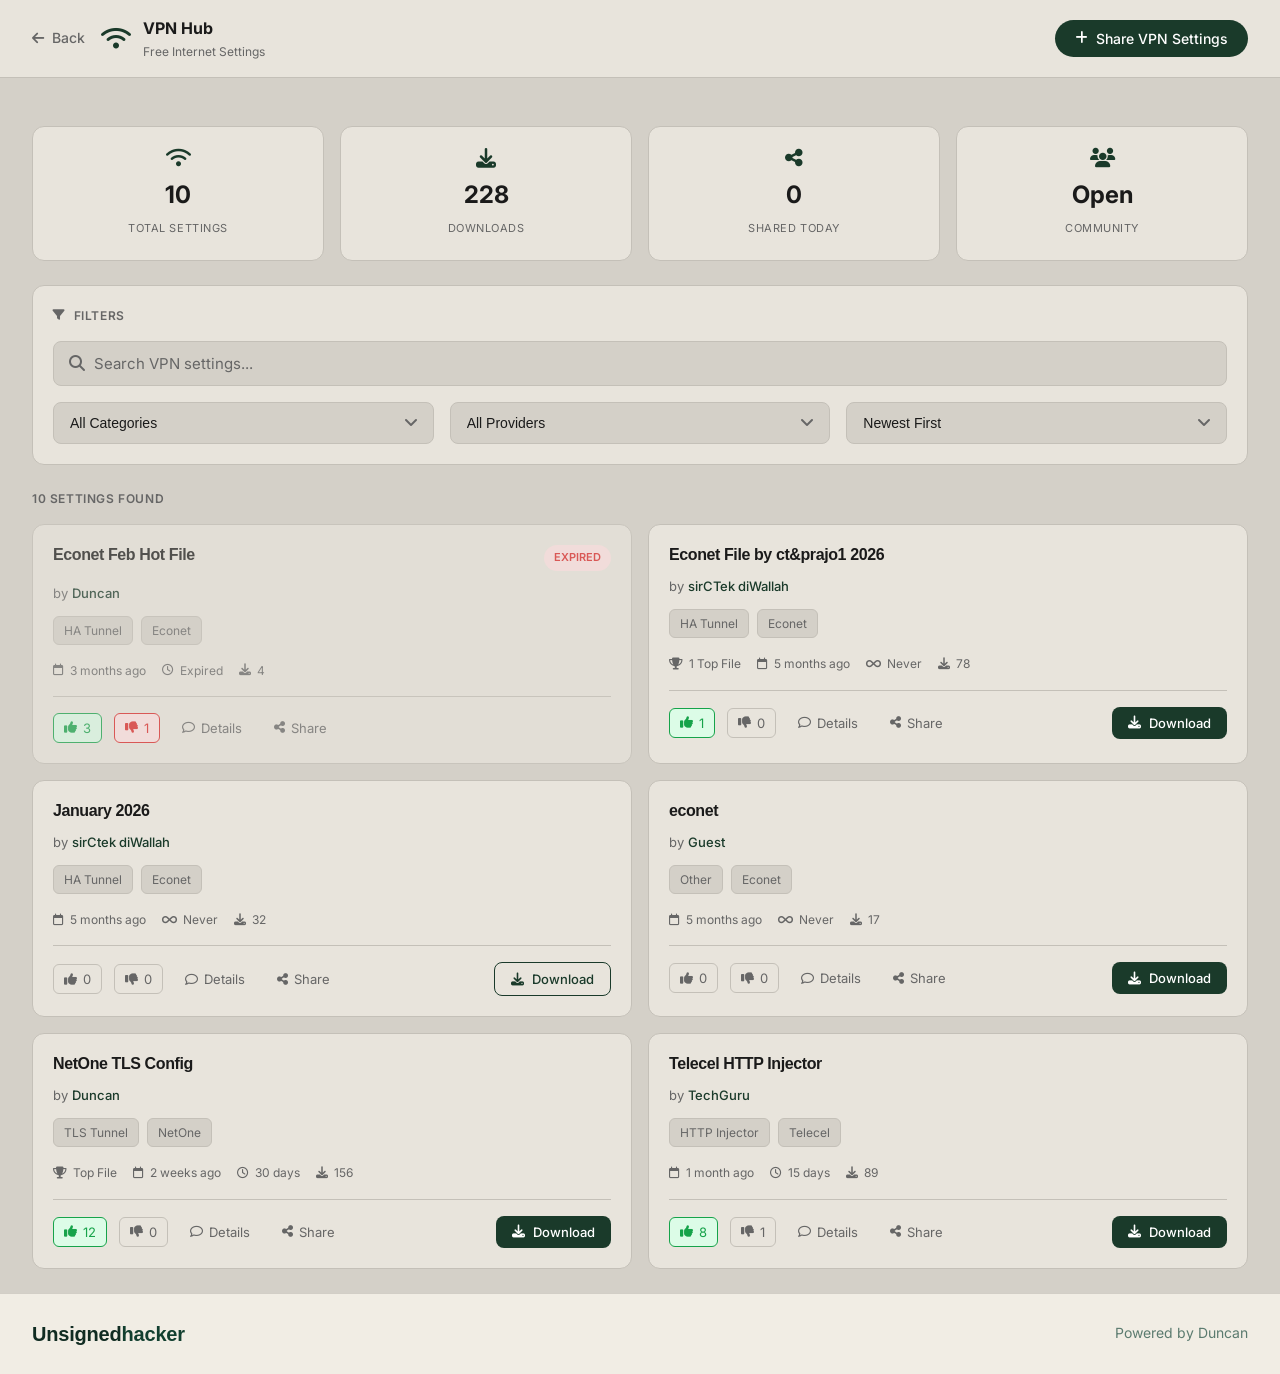
<file: vpn-hub.html>
<!DOCTYPE html>
<html lang="en">
<head>
    <meta charset="UTF-8">
    <meta name="viewport" content="width=device-width, initial-scale=1.0">
    <title>VPN Hub | Free Internet Settings Community</title>
    <meta name="description" content="VPN Hub - Community platform for sharing working SNI and free internet settings. Download and share HA Tunnel, HTTP Injector, and other VPN configurations.">
    <meta name="keywords" content="VPN Hub, SNI, Free Internet, HA Tunnel, HTTP Injector, Settings, Duncan">
    <meta name="author" content="Duncan (formerly known as Unsignedhacker)">
    <meta name="theme-color" content="#1a3a2a">
    
    <!-- Open Graph -->
    <meta property="og:type" content="website">
    <meta property="og:url" content="https://duncan.dev/vpn-hub.html">
    <meta property="og:title" content="VPN Hub | Free Internet Settings Community">
    <meta property="og:description" content="Community platform for sharing working SNI and free internet settings.">
    
    <!-- Fonts -->
    <link rel="preconnect" href="https://fonts.googleapis.com">
    <link rel="preconnect" href="https://fonts.gstatic.com" crossorigin>
    <link href="https://fonts.googleapis.com/css2?family=Inter:wght@300;400;500;600;700;800;900&display=swap" rel="stylesheet">
    
    <!-- Icons -->
    <link rel="stylesheet" href="https://cdnjs.cloudflare.com/ajax/libs/font-awesome/6.5.1/css/all.min.css">
    
    <!-- Favicon - Hacker Style -->
    <link rel="icon" type="image/svg+xml" href="data:image/svg+xml,<svg xmlns=%22http://www.w3.org/2000/svg%22 viewBox=%220 0 100 100%22><rect fill=%22%231a3a2a%22 rx=%2215%22 width=%22100%22 height=%22100%22/><text x=%2250%22 y=%2255%22 font-size=%2250%22 text-anchor=%22middle%22 dominant-baseline=%22middle%22 fill=%22white%22 font-family=%22monospace%22>DK</text></svg>">
    <link rel="apple-touch-icon" href="data:image/svg+xml,<svg xmlns=%22http://www.w3.org/2000/svg%22 viewBox=%220 0 180 180%22><rect fill=%22%231a3a2a%22 rx=%2225%22 width=%22180%22 height=%22180%22/><text x=%2290%22 y=%22100%22 font-size=%2280%22 text-anchor=%22middle%22 dominant-baseline=%22middle%22 fill=%22white%22 font-family=%22monospace%22 font-weight=%22bold%22>DK</text></svg>">
    
    <link rel="stylesheet" href="style.css">
    <style>
        /* VPN Hub - SNI Settings Platform Styles */
        :root {
            --vh-bg: #d4d0c8;
            --vh-card: #e8e4dc;
            --vh-border: #c4c0b8;
            --vh-text: #1a1a1a;
            --vh-text-muted: #666;
            --vh-primary: #1a3a2a;
            --vh-primary-light: #2d5a45;
            --vh-success: #22c55e;
            --vh-warning: #f59e0b;
            --vh-danger: #ef4444;
        }
        
        [data-theme="dark"] {
            --vh-bg: #1a1a1a;
            --vh-card: #2a2a2a;
            --vh-border: #3a3a3a;
            --vh-text: #e8e4dc;
            --vh-text-muted: #999;
        }
        
        body {
            background: var(--vh-bg);
            font-family: 'Inter', sans-serif;
        }
        
        /* VPN Hub Header */
        .vpn-hub-header {
            background: var(--vh-card);
            border-bottom: 1px solid var(--vh-border);
            padding: 1rem 0;
            position: sticky;
            top: 0;
            z-index: 100;
        }
        
        .vpn-hub-header .container {
            display: flex;
            align-items: center;
            justify-content: space-between;
        }
        
        .vpn-hub-brand {
            display: flex;
            align-items: center;
            gap: 1rem;
        }
        
        .back-btn {
            display: flex;
            align-items: center;
            gap: 0.5rem;
            color: var(--vh-text-muted);
            font-size: 0.875rem;
            font-weight: 500;
            transition: color 0.2s;
        }
        
        .back-btn:hover {
            color: var(--vh-primary);
        }
        
        .vpn-hub-logo {
            display: flex;
            align-items: center;
            gap: 0.75rem;
        }
        
        .vpn-hub-logo i {
            font-size: 1.5rem;
            color: var(--vh-primary);
        }
        
        .vpn-hub-logo-text {
            display: flex;
            flex-direction: column;
        }
        
        .vpn-hub-logo-text strong {
            font-size: 1rem;
            font-weight: 700;
            color: var(--vh-text);
        }
        
        .vpn-hub-logo-text span {
            font-size: 0.75rem;
            color: var(--vh-text-muted);
        }
        
        .share-btn {
            display: flex;
            align-items: center;
            gap: 0.5rem;
            padding: 0.625rem 1.25rem;
            background: var(--vh-primary);
            color: white;
            border-radius: 9999px;
            font-size: 0.875rem;
            font-weight: 500;
            transition: background 0.2s;
        }
        
        .share-btn:hover {
            background: var(--vh-primary-light);
        }
        
        /* Stats Bar */
        .vpn-stats-bar {
            padding: 1.5rem 0;
        }
        
        .stats-grid {
            display: grid;
            grid-template-columns: repeat(4, 1fr);
            gap: 1rem;
        }
        
        .stat-box {
            background: var(--vh-card);
            border: 1px solid var(--vh-border);
            border-radius: 0.75rem;
            padding: 1.25rem;
            text-align: center;
            transition: all 0.2s;
        }
        
        .stat-box:hover {
            border-color: var(--vh-primary);
        }
        
        .stat-box i {
            font-size: 1.25rem;
            color: var(--vh-primary);
            margin-bottom: 0.5rem;
        }
        
        .stat-box .number {
            font-size: 1.5rem;
            font-weight: 700;
            color: var(--vh-text);
            display: block;
        }
        
        .stat-box .label {
            font-size: 0.6875rem;
            color: var(--vh-text-muted);
            text-transform: uppercase;
            letter-spacing: 0.05em;
        }
        
        /* Filters Section */
        .filters-section {
            background: var(--vh-card);
            border: 1px solid var(--vh-border);
            border-radius: 0.75rem;
            padding: 1.25rem;
            margin-bottom: 1.5rem;
        }
        
        .filters-header {
            display: flex;
            align-items: center;
            gap: 0.5rem;
            margin-bottom: 1rem;
            color: var(--vh-text-muted);
            font-size: 0.75rem;
            font-weight: 600;
            text-transform: uppercase;
            letter-spacing: 0.05em;
        }
        
        .search-box {
            position: relative;
            margin-bottom: 1rem;
        }
        
        .search-box i {
            position: absolute;
            left: 1rem;
            top: 50%;
            transform: translateY(-50%);
            color: var(--vh-text-muted);
        }
        
        .search-box input {
            width: 100%;
            padding: 0.75rem 1rem 0.75rem 2.5rem;
            background: var(--vh-bg);
            border: 1px solid var(--vh-border);
            border-radius: 0.5rem;
            font-size: 0.9375rem;
            color: var(--vh-text);
        }
        
        .search-box input::placeholder {
            color: var(--vh-text-muted);
        }
        
        .filters-row {
            display: grid;
            grid-template-columns: repeat(3, 1fr);
            gap: 1rem;
        }
        
        .filter-select {
            position: relative;
        }
        
        .filter-select select {
            width: 100%;
            padding: 0.75rem 2.5rem 0.75rem 1rem;
            background: var(--vh-bg);
            border: 1px solid var(--vh-border);
            border-radius: 0.5rem;
            font-size: 0.875rem;
            color: var(--vh-text);
            cursor: pointer;
            appearance: none;
        }
        
        .filter-select::after {
            content: '\f107';
            font-family: 'Font Awesome 6 Free';
            font-weight: 900;
            position: absolute;
            right: 1rem;
            top: 50%;
            transform: translateY(-50%);
            color: var(--vh-text-muted);
            pointer-events: none;
        }
        
        /* Results Count */
        .results-count {
            font-size: 0.75rem;
            color: var(--vh-text-muted);
            font-weight: 600;
            text-transform: uppercase;
            letter-spacing: 0.05em;
            margin-bottom: 1rem;
        }
        
        /* Settings Grid */
        .settings-grid {
            display: grid;
            grid-template-columns: repeat(2, 1fr);
            gap: 1rem;
        }
        
        /* Setting Card */
        .setting-card {
            background: var(--vh-card);
            border: 1px solid var(--vh-border);
            border-radius: 0.75rem;
            padding: 1.25rem;
            transition: all 0.2s;
        }
        
        .setting-card:hover {
            border-color: var(--vh-primary);
            box-shadow: 0 4px 12px rgba(0,0,0,0.08);
        }
        
        .setting-card.expired {
            opacity: 0.7;
        }
        
        .setting-header {
            display: flex;
            align-items: flex-start;
            justify-content: space-between;
            margin-bottom: 0.75rem;
        }
        
        .setting-title {
            font-size: 1rem;
            font-weight: 600;
            color: var(--vh-text);
        }
        
        .setting-badge {
            padding: 0.25rem 0.625rem;
            border-radius: 9999px;
            font-size: 0.6875rem;
            font-weight: 600;
            text-transform: uppercase;
        }
        
        .setting-badge.expired {
            background: #fee2e2;
            color: #dc2626;
        }
        
        .setting-badge.active {
            background: #dcfce7;
            color: #16a34a;
        }
        
        .setting-author {
            font-size: 0.8125rem;
            color: var(--vh-text-muted);
            margin-bottom: 0.75rem;
        }
        
        .setting-author a {
            color: var(--vh-primary);
            font-weight: 500;
        }
        
        .setting-tags {
            display: flex;
            gap: 0.5rem;
            margin-bottom: 1rem;
        }
        
        .setting-tag {
            padding: 0.25rem 0.625rem;
            background: var(--vh-bg);
            border: 1px solid var(--vh-border);
            border-radius: 0.375rem;
            font-size: 0.75rem;
            color: var(--vh-text-muted);
        }
        
        .setting-meta {
            display: flex;
            align-items: center;
            gap: 1rem;
            font-size: 0.75rem;
            color: var(--vh-text-muted);
            margin-bottom: 1rem;
            padding-bottom: 1rem;
            border-bottom: 1px solid var(--vh-border);
        }
        
        .setting-meta span {
            display: flex;
            align-items: center;
            gap: 0.375rem;
        }
        
        .setting-actions {
            display: flex;
            align-items: center;
            justify-content: space-between;
        }
        
        .setting-votes {
            display: flex;
            align-items: center;
            gap: 0.75rem;
        }
        
        .vote-btn {
            display: flex;
            align-items: center;
            gap: 0.375rem;
            padding: 0.375rem 0.625rem;
            background: transparent;
            border: 1px solid var(--vh-border);
            border-radius: 0.375rem;
            font-size: 0.8125rem;
            color: var(--vh-text-muted);
            cursor: pointer;
            transition: all 0.2s;
        }
        
        .vote-btn:hover {
            border-color: var(--vh-primary);
            color: var(--vh-primary);
        }
        
        .vote-btn.liked {
            background: #dcfce7;
            border-color: #16a34a;
            color: #16a34a;
        }
        
        .vote-btn.disliked {
            background: #fee2e2;
            border-color: #dc2626;
            color: #dc2626;
        }
        
        .action-btn {
            display: flex;
            align-items: center;
            gap: 0.375rem;
            padding: 0.375rem 0.625rem;
            background: transparent;
            border: none;
            font-size: 0.8125rem;
            color: var(--vh-text-muted);
            cursor: pointer;
            transition: color 0.2s;
        }
        
        .action-btn:hover {
            color: var(--vh-primary);
        }
        
        .download-btn {
            display: flex;
            align-items: center;
            gap: 0.5rem;
            padding: 0.5rem 1rem;
            background: var(--vh-primary);
            color: white;
            border-radius: 0.5rem;
            font-size: 0.8125rem;
            font-weight: 500;
            cursor: pointer;
            transition: background 0.2s;
        }
        
        .download-btn:hover {
            background: var(--vh-primary-light);
        }
        
        .download-btn.outline {
            background: transparent;
            border: 1px solid var(--vh-primary);
            color: var(--vh-primary);
        }
        
        .download-btn.outline:hover {
            background: var(--vh-primary);
            color: white;
        }
        
        /* Empty State */
        .empty-state {
            text-align: center;
            padding: 4rem 2rem;
        }
        
        .empty-state i {
            font-size: 3rem;
            color: var(--vh-border);
            margin-bottom: 1rem;
        }
        
        .empty-state h3 {
            font-size: 1.25rem;
            color: var(--vh-text);
            margin-bottom: 0.5rem;
        }
        
        .empty-state p {
            color: var(--vh-text-muted);
        }
        
        /* Responsive */
        @media (max-width: 900px) {
            .stats-grid {
                grid-template-columns: repeat(2, 1fr);
            }
            
            .filters-row {
                grid-template-columns: 1fr;
            }
            
            .settings-grid {
                grid-template-columns: 1fr;
            }
        }
        
        @media (max-width: 600px) {
            .vpn-hub-header .container {
                flex-wrap: wrap;
                gap: 1rem;
            }
            
            .stats-grid {
                grid-template-columns: repeat(2, 1fr);
            }
            
            .setting-actions {
                flex-wrap: wrap;
                gap: 0.75rem;
            }
        }
    </style>
</head>
<body>
    <!-- VPN Hub Header -->
    <header class="vpn-hub-header">
        <div class="container">
            <div class="vpn-hub-brand">
                <a href="index.html" class="back-btn">
                    <i class="fas fa-arrow-left"></i>
                    Back
                </a>
                <div class="vpn-hub-logo">
                    <i class="fas fa-wifi"></i>
                    <div class="vpn-hub-logo-text">
                        <strong>VPN Hub</strong>
                        <span>Free Internet Settings</span>
                    </div>
                </div>
            </div>
            <button class="share-btn">
                <i class="fas fa-plus"></i>
                Share VPN Settings
            </button>
        </div>
    </header>

    <!-- Main Content -->
    <main class="vpn-hub-main" style="padding: 1.5rem 0;">
        <div class="container">
            <!-- Stats Bar -->
            <div class="vpn-stats-bar">
                <div class="stats-grid">
                    <div class="stat-box">
                        <i class="fas fa-wifi"></i>
                        <span class="number">10</span>
                        <span class="label">Total Settings</span>
                    </div>
                    <div class="stat-box">
                        <i class="fas fa-download"></i>
                        <span class="number">228</span>
                        <span class="label">Downloads</span>
                    </div>
                    <div class="stat-box">
                        <i class="fas fa-share-alt"></i>
                        <span class="number">0</span>
                        <span class="label">Shared Today</span>
                    </div>
                    <div class="stat-box">
                        <i class="fas fa-users"></i>
                        <span class="number">Open</span>
                        <span class="label">Community</span>
                    </div>
                </div>
            </div>

            <!-- Filters -->
            <div class="filters-section">
                <div class="filters-header">
                    <i class="fas fa-filter"></i>
                    Filters
                </div>
                <div class="search-box">
                    <i class="fas fa-search"></i>
                    <input type="text" placeholder="Search VPN settings...">
                </div>
                <div class="filters-row">
                    <div class="filter-select">
                        <select>
                            <option>All Categories</option>
                            <option>HA Tunnel</option>
                            <option>HTTP Injector</option>
                            <option>TLS Tunnel</option>
                            <option>Other</option>
                        </select>
                    </div>
                    <div class="filter-select">
                        <select>
                            <option>All Providers</option>
                            <option>Econet</option>
                            <option>NetOne</option>
                            <option>Telecel</option>
                            <option>Other</option>
                        </select>
                    </div>
                    <div class="filter-select">
                        <select>
                            <option>Newest First</option>
                            <option>Most Downloaded</option>
                            <option>Most Liked</option>
                            <option>Expiring Soon</option>
                        </select>
                    </div>
                </div>
            </div>

            <!-- Results Count -->
            <div class="results-count">10 SETTINGS FOUND</div>

            <!-- Settings Grid -->
            <div class="settings-grid">
                <!-- Setting Card 1 - Expired -->
                <div class="setting-card expired">
                    <div class="setting-header">
                        <h3 class="setting-title">Econet Feb Hot File</h3>
                        <span class="setting-badge expired">Expired</span>
                    </div>
                    <div class="setting-author">by <a href="#">Duncan</a></div>
                    <div class="setting-tags">
                        <span class="setting-tag">HA Tunnel</span>
                        <span class="setting-tag">Econet</span>
                    </div>
                    <div class="setting-meta">
                        <span><i class="far fa-calendar"></i> 3 months ago</span>
                        <span><i class="far fa-clock"></i> Expired</span>
                        <span><i class="fas fa-download"></i> 4</span>
                    </div>
                    <div class="setting-actions">
                        <div class="setting-votes">
                            <button class="vote-btn liked">
                                <i class="fas fa-thumbs-up"></i> 3
                            </button>
                            <button class="vote-btn disliked">
                                <i class="fas fa-thumbs-down"></i> 1
                            </button>
                            <button class="action-btn">
                                <i class="far fa-comment"></i> Details
                            </button>
                            <button class="action-btn">
                                <i class="fas fa-share-alt"></i> Share
                            </button>
                        </div>
                    </div>
                </div>

                <!-- Setting Card 2 -->
                <div class="setting-card">
                    <div class="setting-header">
                        <h3 class="setting-title">Econet File by ct&prajo1 2026</h3>
                    </div>
                    <div class="setting-author">by <a href="#">sirCTek diWallah</a></div>
                    <div class="setting-tags">
                        <span class="setting-tag">HA Tunnel</span>
                        <span class="setting-tag">Econet</span>
                    </div>
                    <div class="setting-meta">
                        <span><i class="fas fa-trophy"></i> 1 Top File</span>
                        <span><i class="far fa-calendar"></i> 5 months ago</span>
                        <span><i class="fas fa-infinity"></i> Never</span>
                        <span><i class="fas fa-download"></i> 78</span>
                    </div>
                    <div class="setting-actions">
                        <div class="setting-votes">
                            <button class="vote-btn liked">
                                <i class="fas fa-thumbs-up"></i> 1
                            </button>
                            <button class="vote-btn">
                                <i class="fas fa-thumbs-down"></i> 0
                            </button>
                            <button class="action-btn">
                                <i class="far fa-comment"></i> Details
                            </button>
                            <button class="action-btn">
                                <i class="fas fa-share-alt"></i> Share
                            </button>
                        </div>
                        <button class="download-btn">
                            <i class="fas fa-download"></i> Download
                        </button>
                    </div>
                </div>

                <!-- Setting Card 3 -->
                <div class="setting-card">
                    <div class="setting-header">
                        <h3 class="setting-title">January 2026</h3>
                    </div>
                    <div class="setting-author">by <a href="#">sirCtek diWallah</a></div>
                    <div class="setting-tags">
                        <span class="setting-tag">HA Tunnel</span>
                        <span class="setting-tag">Econet</span>
                    </div>
                    <div class="setting-meta">
                        <span><i class="far fa-calendar"></i> 5 months ago</span>
                        <span><i class="fas fa-infinity"></i> Never</span>
                        <span><i class="fas fa-download"></i> 32</span>
                    </div>
                    <div class="setting-actions">
                        <div class="setting-votes">
                            <button class="vote-btn">
                                <i class="fas fa-thumbs-up"></i> 0
                            </button>
                            <button class="vote-btn">
                                <i class="fas fa-thumbs-down"></i> 0
                            </button>
                            <button class="action-btn">
                                <i class="far fa-comment"></i> Details
                            </button>
                            <button class="action-btn">
                                <i class="fas fa-share-alt"></i> Share
                            </button>
                        </div>
                        <button class="download-btn outline">
                            <i class="fas fa-download"></i> Download
                        </button>
                    </div>
                </div>

                <!-- Setting Card 4 -->
                <div class="setting-card">
                    <div class="setting-header">
                        <h3 class="setting-title">econet</h3>
                    </div>
                    <div class="setting-author">by <a href="#">Guest</a></div>
                    <div class="setting-tags">
                        <span class="setting-tag">Other</span>
                        <span class="setting-tag">Econet</span>
                    </div>
                    <div class="setting-meta">
                        <span><i class="far fa-calendar"></i> 5 months ago</span>
                        <span><i class="fas fa-infinity"></i> Never</span>
                        <span><i class="fas fa-download"></i> 17</span>
                    </div>
                    <div class="setting-actions">
                        <div class="setting-votes">
                            <button class="vote-btn">
                                <i class="fas fa-thumbs-up"></i> 0
                            </button>
                            <button class="vote-btn">
                                <i class="fas fa-thumbs-down"></i> 0
                            </button>
                            <button class="action-btn">
                                <i class="far fa-comment"></i> Details
                            </button>
                            <button class="action-btn">
                                <i class="fas fa-share-alt"></i> Share
                            </button>
                        </div>
                        <button class="download-btn">
                            <i class="fas fa-download"></i> Download
                        </button>
                    </div>
                </div>

                <!-- Setting Card 5 -->
                <div class="setting-card">
                    <div class="setting-header">
                        <h3 class="setting-title">NetOne TLS Config</h3>
                    </div>
                    <div class="setting-author">by <a href="#">Duncan</a></div>
                    <div class="setting-tags">
                        <span class="setting-tag">TLS Tunnel</span>
                        <span class="setting-tag">NetOne</span>
                    </div>
                    <div class="setting-meta">
                        <span><i class="fas fa-trophy"></i> Top File</span>
                        <span><i class="far fa-calendar"></i> 2 weeks ago</span>
                        <span><i class="far fa-clock"></i> 30 days</span>
                        <span><i class="fas fa-download"></i> 156</span>
                    </div>
                    <div class="setting-actions">
                        <div class="setting-votes">
                            <button class="vote-btn liked">
                                <i class="fas fa-thumbs-up"></i> 12
                            </button>
                            <button class="vote-btn">
                                <i class="fas fa-thumbs-down"></i> 0
                            </button>
                            <button class="action-btn">
                                <i class="far fa-comment"></i> Details
                            </button>
                            <button class="action-btn">
                                <i class="fas fa-share-alt"></i> Share
                            </button>
                        </div>
                        <button class="download-btn">
                            <i class="fas fa-download"></i> Download
                        </button>
                    </div>
                </div>

                <!-- Setting Card 6 -->
                <div class="setting-card">
                    <div class="setting-header">
                        <h3 class="setting-title">Telecel HTTP Injector</h3>
                    </div>
                    <div class="setting-author">by <a href="#">TechGuru</a></div>
                    <div class="setting-tags">
                        <span class="setting-tag">HTTP Injector</span>
                        <span class="setting-tag">Telecel</span>
                    </div>
                    <div class="setting-meta">
                        <span><i class="far fa-calendar"></i> 1 month ago</span>
                        <span><i class="far fa-clock"></i> 15 days</span>
                        <span><i class="fas fa-download"></i> 89</span>
                    </div>
                    <div class="setting-actions">
                        <div class="setting-votes">
                            <button class="vote-btn liked">
                                <i class="fas fa-thumbs-up"></i> 8
                            </button>
                            <button class="vote-btn">
                                <i class="fas fa-thumbs-down"></i> 1
                            </button>
                            <button class="action-btn">
                                <i class="far fa-comment"></i> Details
                            </button>
                            <button class="action-btn">
                                <i class="fas fa-share-alt"></i> Share
                            </button>
                        </div>
                        <button class="download-btn">
                            <i class="fas fa-download"></i> Download
                        </button>
                    </div>
                </div>
            </div>
        </div>
    </main>

    <!-- Footer -->
    <footer class="footer">
        <div class="container">
            <div class="footer-bottom">
                <div class="footer-branding">
                    <span class="brand-name">Unsigned<span class="brand-highlight">hacker</span></span>
                </div>
                <p class="powered-by">Powered by Duncan</p>
            </div>
        </div>
    </footer>

    <!-- Back to Top Button -->
    <button class="back-to-top" id="backToTop" aria-label="Back to top">
        <i class="fas fa-arrow-up"></i>
    </button>

    <script src="script.js"></script>
</body>
</html>
</file>
<file: style.css>
/* ============================================
   Tyga Sparta Portfolio - Main Stylesheet
   ============================================ */

/* CSS Variables - Color Scheme */
:root {
    /* Primary Colors - Dark Green */
    --primary-hue: 158;
    --primary: hsl(var(--primary-hue), 55%, 16%);
    --primary-foreground: hsl(42, 30%, 92%);
    --primary-light: hsl(var(--primary-hue), 45%, 25%);
    --primary-lighter: hsl(var(--primary-hue), 40%, 35%);
    
    /* Background Colors - Warm Beige */
    --background: hsl(42, 30%, 92%);
    --background-dark: hsl(42, 25%, 88%);
    --foreground: hsl(var(--primary-hue), 45%, 12%);
    
    /* Card & Component Colors */
    --card: hsl(0, 0%, 100%);
    --card-foreground: hsl(var(--primary-hue), 45%, 12%);
    --border: hsl(42, 12%, 80%);
    --input: hsl(42, 12%, 80%);
    
    /* Accent Colors */
    --accent: hsl(var(--primary-hue), 55%, 16%);
    --accent-foreground: hsl(42, 30%, 92%);
    --muted: hsl(42, 12%, 83%);
    --muted-foreground: hsl(var(--primary-hue), 15%, 42%);
    
    /* Semantic Colors */
    --destructive: hsl(0, 84%, 60%);
    --destructive-foreground: hsl(0, 0%, 98%);
    --success: hsl(142, 76%, 36%);
    --warning: hsl(38, 92%, 50%);
    
    /* Glow Effects */
    --glow: hsl(var(--primary-hue), 55%, 16%);
    --glow-secondary: hsl(var(--primary-hue), 40%, 25%);
    
    /* Layout */
    --radius: 0.75rem;
    --radius-sm: calc(var(--radius) - 4px);
    --radius-lg: 1rem;
    --radius-xl: 1.5rem;
    
    /* Spacing */
    --section-padding: 6rem;
    --container-padding: 2rem;
    
    /* Typography */
    --font-display: 'Outfit', -apple-system, BlinkMacSystemFont, sans-serif;
    --font-body: 'Inter', -apple-system, BlinkMacSystemFont, sans-serif;
    
    /* Transitions */
    --transition-fast: 0.2s ease;
    --transition-base: 0.3s ease;
    --transition-slow: 0.5s ease;
    
    /* Shadows */
    --shadow-sm: 0 1px 2px 0 rgb(0 0 0 / 0.05);
    --shadow: 0 4px 6px -1px rgb(0 0 0 / 0.1), 0 2px 4px -2px rgb(0 0 0 / 0.1);
    --shadow-md: 0 10px 15px -3px rgb(0 0 0 / 0.1), 0 4px 6px -4px rgb(0 0 0 / 0.1);
    --shadow-lg: 0 20px 25px -5px rgb(0 0 0 / 0.1), 0 8px 10px -6px rgb(0 0 0 / 0.1);
    --shadow-glow: 0 0 40px -10px hsl(var(--primary-hue), 55%, 16% / 0.3);
}

/* Dark Mode - Matching tyga-sparta style */
[data-theme="dark"] {
    --background: hsl(160, 20%, 5%);
    --background-dark: hsl(160, 18%, 8%);
    --foreground: hsl(42, 30%, 95%);
    
    --card: hsl(160, 15%, 10%);
    --card-foreground: hsl(42, 30%, 95%);
    --border: hsl(160, 10%, 18%);
    --input: hsl(160, 10%, 18%);
    
    --primary: hsl(var(--primary-hue), 55%, 60%);
    --primary-foreground: hsl(160, 20%, 5%);
    --primary-light: hsl(var(--primary-hue), 50%, 50%);
    --accent: hsl(var(--primary-hue), 55%, 60%);
    --accent-foreground: hsl(160, 20%, 5%);
    
    --muted: hsl(160, 10%, 15%);
    --muted-foreground: hsl(42, 20%, 70%);
    
    --shadow-sm: 0 1px 2px 0 rgb(0 0 0 / 0.4);
    --shadow: 0 4px 6px -1px rgb(0 0 0 / 0.5), 0 2px 4px -2px rgb(0 0 0 / 0.4);
    --shadow-md: 0 10px 15px -3px rgb(0 0 0 / 0.5), 0 4px 6px -4px rgb(0 0 0 / 0.4);
    
    /* Glow for dark mode */
    --glow: hsl(var(--primary-hue), 55%, 60%);
}

/* ============================================
   Reset & Base Styles
   ============================================ */
*, *::before, *::after {
    box-sizing: border-box;
    margin: 0;
    padding: 0;
}

html {
    scroll-behavior: smooth;
    font-size: 16px;
}

body {
    font-family: var(--font-body);
    background-color: var(--background);
    color: var(--foreground);
    line-height: 1.6;
    -webkit-font-smoothing: antialiased;
    -moz-osx-font-smoothing: grayscale;
    transition: background-color var(--transition-base), color var(--transition-base);
}

h1, h2, h3, h4, h5, h6 {
    font-family: var(--font-display);
    font-weight: 700;
    line-height: 1.2;
    letter-spacing: -0.025em;
}

a {
    color: inherit;
    text-decoration: none;
    transition: color var(--transition-fast);
}

img {
    max-width: 100%;
    height: auto;
    display: block;
}

button {
    font-family: inherit;
    cursor: pointer;
    border: none;
    background: none;
}

input, textarea {
    font-family: inherit;
}

ul {
    list-style: none;
}

/* ============================================
   Layout & Container
   ============================================ */
.container {
    width: 100%;
    max-width: 1400px;
    margin: 0 auto;
    padding: 0 var(--container-padding);
}

/* ============================================
   Navigation
   ============================================ */
.navbar {
    position: fixed;
    top: 0;
    left: 0;
    right: 0;
    z-index: 1000;
    background: hsl(var(--background) / 0.8);
    backdrop-filter: blur(12px);
    border-bottom: 1px solid hsl(var(--border) / 0.5);
    transition: all var(--transition-base);
}

.nav-container {
    display: flex;
    align-items: center;
    justify-content: space-between;
    height: 70px;
}

.logo {
    display: flex;
    align-items: center;
    font-weight: 800;
    font-size: 1.5rem;
    font-family: 'Outfit', sans-serif;
    letter-spacing: -0.02em;
}

.logo-text {
    color: var(--foreground);
}

.logo-icon {
    display: flex;
    align-items: center;
    justify-content: center;
    width: 40px;
    height: 40px;
    background: var(--primary);
    color: var(--primary-foreground);
    border-radius: var(--radius);
    font-size: 0.875rem;
    font-weight: 800;
}

.nav-menu {
    display: flex;
    align-items: center;
    gap: 2rem;
}

.nav-link {
    font-size: 0.875rem;
    font-weight: 500;
    color: var(--muted-foreground);
    position: relative;
    padding: 0.5rem 0;
}

.nav-link::after {
    content: '';
    position: absolute;
    bottom: 0;
    left: 0;
    width: 0;
    height: 2px;
    background: var(--primary);
    transition: width var(--transition-fast);
}

.nav-link:hover,
.nav-link.active {
    color: var(--foreground);
}

.nav-link:hover::after,
.nav-link.active::after {
    width: 100%;
}

.nav-actions {
    display: flex;
    align-items: center;
    gap: 1rem;
}

.theme-toggle {
    width: 40px;
    height: 40px;
    border-radius: var(--radius);
    display: flex;
    align-items: center;
    justify-content: center;
    color: var(--foreground);
    background: var(--muted);
    transition: all var(--transition-fast);
}

.theme-toggle:hover {
    background: var(--primary);
    color: var(--primary-foreground);
}

.theme-toggle .fa-sun {
    display: none;
}

.theme-toggle .fa-moon {
    display: block;
}

[data-theme="dark"] .theme-toggle .fa-sun {
    display: block;
}

[data-theme="dark"] .theme-toggle .fa-moon {
    display: none;
}

.mobile-menu-toggle {
    display: none;
    flex-direction: column;
    gap: 5px;
    padding: 8px;
}

.mobile-menu-toggle span {
    display: block;
    width: 24px;
    height: 2px;
    background: var(--foreground);
    transition: all var(--transition-fast);
}

/* ============================================
   Buttons
   ============================================ */
.btn {
    display: inline-flex;
    align-items: center;
    justify-content: center;
    gap: 0.5rem;
    padding: 0.75rem 1.5rem;
    font-size: 0.875rem;
    font-weight: 600;
    border-radius: var(--radius);
    transition: all var(--transition-fast);
    white-space: nowrap;
}

.btn-primary {
    background: var(--primary);
    color: var(--primary-foreground);
    box-shadow: var(--shadow-sm);
}

.btn-primary:hover {
    background: var(--primary-light);
    transform: translateY(-2px);
    box-shadow: var(--shadow-md);
}

.btn-secondary {
    background: var(--secondary);
    color: var(--secondary-foreground);
    border: 1px solid var(--border);
}

.btn-secondary:hover {
    background: var(--muted);
    transform: translateY(-2px);
}

.btn-ghost {
    background: transparent;
    color: var(--foreground);
    border: 1px solid var(--border);
}

.btn-ghost:hover {
    background: var(--muted);
    border-color: var(--primary);
}

.btn-outline {
    background: transparent;
    color: var(--primary);
    border: 1.5px solid var(--primary);
}

.btn-outline:hover {
    background: var(--primary);
    color: var(--primary-foreground);
}

.btn-full {
    width: 100%;
}

/* ============================================
   Hero Section
   ============================================ */
.hero {
    position: relative;
    min-height: 100vh;
    display: flex;
    align-items: center;
    padding: 120px 0 var(--section-padding);
    overflow: hidden;
}

.hero-bg {
    position: absolute;
    inset: 0;
    z-index: 0;
}

.hero-grid {
    position: absolute;
    inset: 0;
    background-image: 
        linear-gradient(to right, hsl(var(--border) / 0.3) 1px, transparent 1px),
        linear-gradient(to bottom, hsl(var(--border) / 0.3) 1px, transparent 1px);
    background-size: 60px 60px;
    opacity: 0.5;
}

.hero-glow {
    position: absolute;
    top: 50%;
    left: 50%;
    width: 600px;
    height: 600px;
    background: radial-gradient(circle, hsl(var(--primary-hue), 55%, 16% / 0.15) 0%, transparent 70%);
    transform: translate(-50%, -50%);
    pointer-events: none;
}

[data-theme="dark"] .hero-glow {
    background: radial-gradient(circle, hsl(var(--primary-hue), 45%, 45% / 0.2) 0%, transparent 70%);
}

.hero-container {
    position: relative;
    z-index: 1;
    display: grid;
    grid-template-columns: 1fr 1fr;
    gap: 4rem;
    align-items: center;
}

.hero-badge {
    display: inline-flex;
    align-items: center;
    gap: 0.5rem;
    padding: 0.5rem 1rem;
    background: hsl(var(--primary) / 0.1);
    border: 1px solid hsl(var(--primary) / 0.2);
    border-radius: 9999px;
    font-size: 0.875rem;
    font-weight: 500;
    color: var(--primary);
    margin-bottom: 1.5rem;
}

.badge-dot {
    width: 8px;
    height: 8px;
    background: hsl(142, 76%, 36%);
    border-radius: 50%;
    animation: pulse 2s ease-in-out infinite;
}

@keyframes pulse {
    0%, 100% { opacity: 1; }
    50% { opacity: 0.5; }
}

.hero-title {
    font-size: clamp(2.5rem, 5vw, 4rem);
    font-weight: 900;
    line-height: 1.1;
    margin-bottom: 1.5rem;
}

.title-line {
    display: block;
}

.title-line.gradient {
    background: linear-gradient(135deg, var(--primary) 0%, var(--primary-lighter) 100%);
    -webkit-background-clip: text;
    -webkit-text-fill-color: transparent;
    background-clip: text;
}

.hero-description {
    font-size: 1.125rem;
    color: var(--muted-foreground);
    max-width: 500px;
    margin-bottom: 2rem;
}

.hero-stats {
    display: flex;
    gap: 2.5rem;
    margin-bottom: 2.5rem;
}

.stat {
    display: flex;
    flex-direction: column;
}

.stat-number {
    font-family: var(--font-display);
    font-size: 2rem;
    font-weight: 800;
    color: var(--primary);
}

.stat-label {
    font-size: 0.875rem;
    color: var(--muted-foreground);
}

.hero-actions {
    display: flex;
    gap: 1rem;
    flex-wrap: wrap;
}

.hero-visual {
    position: relative;
    display: flex;
    justify-content: center;
    align-items: center;
}

.code-window {
    width: 100%;
    max-width: 480px;
    background: var(--card);
    border: 1px solid var(--border);
    border-radius: var(--radius-lg);
    box-shadow: var(--shadow-lg);
    overflow: hidden;
}

.window-header {
    display: flex;
    align-items: center;
    gap: 0.75rem;
    padding: 0.75rem 1rem;
    background: var(--muted);
    border-bottom: 1px solid var(--border);
}

.window-dots {
    display: flex;
    gap: 6px;
}

.window-dots span {
    width: 12px;
    height: 12px;
    border-radius: 50%;
}

.window-dots span:nth-child(1) { background: #ff5f56; }
.window-dots span:nth-child(2) { background: #ffbd2e; }
.window-dots span:nth-child(3) { background: #27c93f; }

.window-title {
    font-size: 0.75rem;
    color: var(--muted-foreground);
    font-family: var(--font-body);
}

.window-content {
    padding: 1.25rem;
    overflow-x: auto;
}

.window-content pre {
    font-family: 'Fira Code', 'Consolas', monospace;
    font-size: 0.8rem;
    line-height: 1.6;
    margin: 0;
}

.code-keyword { color: hsl(280, 60%, 50%); }
.code-variable { color: hsl(30, 80%, 40%); }
.code-property { color: hsl(200, 60%, 40%); }
.code-string { color: hsl(140, 60%, 35%); }

[data-theme="dark"] .code-keyword { color: hsl(280, 80%, 70%); }
[data-theme="dark"] .code-variable { color: hsl(30, 90%, 60%); }
[data-theme="dark"] .code-property { color: hsl(200, 80%, 65%); }
[data-theme="dark"] .code-string { color: hsl(140, 70%, 55%); }

.floating-cards {
    position: absolute;
    inset: 0;
    pointer-events: none;
}

.float-card {
    position: absolute;
    display: flex;
    align-items: center;
    gap: 0.5rem;
    padding: 0.75rem 1rem;
    background: var(--card);
    border: 1px solid var(--border);
    border-radius: var(--radius);
    box-shadow: var(--shadow-md);
    font-size: 0.875rem;
    font-weight: 600;
    animation: float 6s ease-in-out infinite;
}

.float-card.flutter {
    top: 10%;
    right: 0;
    color: #02569B;
    animation-delay: 0s;
}

.float-card.react {
    bottom: 20%;
    left: -20px;
    color: #61DAFB;
    animation-delay: -2s;
}

.float-card.security {
    bottom: 5%;
    right: 10%;
    color: var(--primary);
    animation-delay: -4s;
}

@keyframes float {
    0%, 100% { transform: translateY(0); }
    50% { transform: translateY(-15px); }
}

.scroll-indicator {
    position: absolute;
    bottom: 2rem;
    left: 50%;
    transform: translateX(-50%);
    display: flex;
    flex-direction: column;
    align-items: center;
    gap: 0.75rem;
    color: var(--muted-foreground);
    font-size: 0.75rem;
}

.mouse {
    width: 24px;
    height: 40px;
    border: 2px solid var(--muted-foreground);
    border-radius: 12px;
    position: relative;
}

.wheel {
    width: 4px;
    height: 8px;
    background: var(--muted-foreground);
    border-radius: 2px;
    position: absolute;
    top: 8px;
    left: 50%;
    transform: translateX(-50%);
    animation: scroll 2s ease-in-out infinite;
}

@keyframes scroll {
    0% { opacity: 1; transform: translateX(-50%) translateY(0); }
    100% { opacity: 0; transform: translateX(-50%) translateY(12px); }
}

/* ============================================
   Section Styles
   ============================================ */
section {
    padding: var(--section-padding) 0;
}

.section-header {
    text-align: center;
    max-width: 600px;
    margin: 0 auto 4rem;
}

.section-tag {
    display: inline-block;
    padding: 0.5rem 1rem;
    background: hsl(var(--primary) / 0.1);
    color: var(--primary);
    font-size: 0.75rem;
    font-weight: 600;
    text-transform: uppercase;
    letter-spacing: 0.1em;
    border-radius: 9999px;
    margin-bottom: 1rem;
}

.section-title {
    font-size: clamp(2rem, 4vw, 3rem);
    margin-bottom: 1rem;
}

.section-description {
    color: var(--muted-foreground);
    font-size: 1.125rem;
}

/* ============================================
   Services Section
   ============================================ */
.services {
    background: var(--background-dark);
}

.services-grid {
    display: grid;
    grid-template-columns: repeat(auto-fit, minmax(350px, 1fr));
    gap: 1.5rem;
}

.service-card {
    padding: 2rem;
    background: var(--card);
    border: 1px solid hsl(var(--border) / 0.4);
    border-radius: var(--radius-lg);
    transition: all var(--transition-base);
}

.service-card:hover {
    border-color: hsl(var(--primary) / 0.2);
    box-shadow: var(--shadow-md);
    transform: translateY(-4px);
}

.service-card.featured {
    border-color: var(--primary);
    position: relative;
}

.service-card.featured::before {
    content: 'Popular';
    position: absolute;
    top: 1rem;
    right: 1rem;
    padding: 0.25rem 0.75rem;
    background: var(--primary);
    color: var(--primary-foreground);
    font-size: 0.7rem;
    font-weight: 600;
    text-transform: uppercase;
    border-radius: 9999px;
}

.service-icon {
    width: 56px;
    height: 56px;
    display: flex;
    align-items: center;
    justify-content: center;
    background: hsl(var(--primary) / 0.1);
    color: var(--primary);
    border-radius: var(--radius);
    font-size: 1.5rem;
    margin-bottom: 1.5rem;
}

.service-title {
    font-size: 1.25rem;
    margin-bottom: 0.75rem;
}

.service-description {
    color: var(--muted-foreground);
    font-size: 0.9375rem;
    margin-bottom: 1.5rem;
    line-height: 1.6;
}

.service-tech {
    display: flex;
    flex-wrap: wrap;
    gap: 0.5rem;
}

.tech-tag {
    padding: 0.375rem 0.875rem;
    background: var(--muted);
    color: var(--muted-foreground);
    font-size: 0.75rem;
    font-weight: 500;
    border-radius: 9999px;
}

/* ============================================
   Projects Section
   ============================================ */
.projects-filter {
    display: flex;
    justify-content: center;
    gap: 0.75rem;
    margin-bottom: 3rem;
    flex-wrap: wrap;
}

.filter-btn {
    padding: 0.625rem 1.25rem;
    font-size: 0.875rem;
    font-weight: 500;
    color: var(--muted-foreground);
    background: var(--card);
    border: 1px solid var(--border);
    border-radius: 9999px;
    transition: all var(--transition-fast);
}

.filter-btn:hover,
.filter-btn.active {
    background: var(--primary);
    color: var(--primary-foreground);
    border-color: var(--primary);
}

.projects-grid {
    display: grid;
    grid-template-columns: repeat(auto-fill, minmax(350px, 1fr));
    gap: 1.5rem;
    margin-bottom: 3rem;
}

.project-card {
    background: var(--card);
    border: 1px solid var(--border);
    border-radius: var(--radius-lg);
    overflow: hidden;
    transition: all var(--transition-base);
}

.project-card:hover {
    transform: translateY(-8px);
    box-shadow: var(--shadow-lg);
}

.project-image {
    position: relative;
    aspect-ratio: 16 / 10;
    overflow: hidden;
}

.project-placeholder {
    width: 100%;
    height: 100%;
    display: flex;
    flex-direction: column;
    align-items: center;
    justify-content: center;
    background: var(--muted);
    color: var(--muted-foreground);
    font-size: 3rem;
    gap: 0.5rem;
}

.project-placeholder span {
    font-size: 0.75rem;
    text-transform: uppercase;
    letter-spacing: 0.1em;
}

.project-placeholder.gradient-1 { background: linear-gradient(135deg, hsl(200, 60%, 50%) 0%, hsl(240, 60%, 50%) 100%); color: white; }
.project-placeholder.gradient-2 { background: linear-gradient(135deg, hsl(280, 60%, 50%) 0%, hsl(320, 60%, 50%) 100%); color: white; }
.project-placeholder.gradient-3 { background: linear-gradient(135deg, hsl(160, 60%, 40%) 0%, hsl(200, 60%, 40%) 100%); color: white; }
.project-placeholder.gradient-4 { background: linear-gradient(135deg, hsl(30, 80%, 50%) 0%, hsl(10, 80%, 50%) 100%); color: white; }
.project-placeholder.gradient-5 { background: linear-gradient(135deg, hsl(340, 60%, 50%) 0%, hsl(20, 80%, 50%) 100%); color: white; }

.project-overlay {
    position: absolute;
    inset: 0;
    background: hsl(var(--primary-hue), 55%, 16% / 0.9);
    display: flex;
    align-items: center;
    justify-content: center;
    gap: 1rem;
    opacity: 0;
    transition: opacity var(--transition-fast);
}

.project-card:hover .project-overlay {
    opacity: 1;
}

.project-link {
    width: 48px;
    height: 48px;
    display: flex;
    align-items: center;
    justify-content: center;
    background: white;
    color: var(--primary);
    border-radius: 50%;
    font-size: 1.125rem;
    transform: translateY(20px);
    opacity: 0;
    transition: all var(--transition-fast);
}

.project-card:hover .project-link {
    transform: translateY(0);
    opacity: 1;
}

.project-card:hover .project-link:nth-child(2) {
    transition-delay: 0.1s;
}

.project-link:hover {
    background: var(--primary);
    color: white;
}

.project-content {
    padding: 1.5rem;
}

.project-tags {
    display: flex;
    gap: 0.5rem;
    margin-bottom: 0.75rem;
}

.project-tag {
    padding: 0.25rem 0.75rem;
    background: hsl(var(--primary) / 0.1);
    color: var(--primary);
    font-size: 0.7rem;
    font-weight: 600;
    border-radius: 9999px;
}

.project-title {
    font-size: 1.125rem;
    margin-bottom: 0.5rem;
}

.project-description {
    font-size: 0.875rem;
    color: var(--muted-foreground);
    line-height: 1.5;
}

.projects-more {
    text-align: center;
}

/* ============================================
   About Section
   ============================================ */
.about {
    background: var(--background-dark);
}

.about-grid {
    display: grid;
    grid-template-columns: 1fr 1fr;
    gap: 4rem;
    align-items: center;
    margin-bottom: 4rem;
}

.about-content .section-tag {
    margin-bottom: 0.75rem;
}

.about-content .section-title {
    margin-bottom: 0.25rem;
}

.about-subtitle {
    font-size: 1.125rem;
    color: var(--primary);
    font-weight: 500;
    margin-bottom: 1.5rem;
}

.about-text {
    display: flex;
    flex-direction: column;
    gap: 1rem;
    margin-bottom: 1.5rem;
}

.about-text p {
    color: var(--muted-foreground);
    line-height: 1.7;
}

.about-highlights {
    display: flex;
    flex-direction: column;
    gap: 0.75rem;
    margin-bottom: 2rem;
}

.highlight {
    display: flex;
    align-items: center;
    gap: 0.75rem;
    font-weight: 500;
}

.highlight i {
    color: hsl(142, 76%, 36%);
    font-size: 1.125rem;
}

.about-actions {
    display: flex;
    gap: 1rem;
    flex-wrap: wrap;
}

.about-visual {
    display: flex;
    justify-content: center;
}

.about-image {
    position: relative;
}

.image-frame {
    padding: 1rem;
    background: var(--card);
    border: 1px solid var(--border);
    overflow: hidden;
}

.about-profile-img {
    width: 100%;
    max-width: 400px;
    height: auto;
    display: block;
    border-radius: var(--radius-xl);
    box-shadow: var(--shadow-lg);
    object-fit: cover;
}

.image-placeholder {
    width: 300px;
    height: 380px;
    display: flex;
    flex-direction: column;
    align-items: center;
    justify-content: center;
    background: var(--muted);
    border-radius: var(--radius-lg);
    color: var(--muted-foreground);
    gap: 1rem;
}

.image-placeholder i {
    font-size: 4rem;
}

.image-placeholder span {
    font-size: 1rem;
    font-weight: 600;
}

.experience-badge {
    position: absolute;
    bottom: -20px;
    right: -20px;
    padding: 1.25rem 1.5rem;
    background: var(--primary);
    color: var(--primary-foreground);
    border-radius: var(--radius-lg);
    box-shadow: var(--shadow-lg);
    text-align: center;
}

.exp-number {
    display: block;
    font-family: var(--font-display);
    font-size: 2.5rem;
    font-weight: 800;
    line-height: 1;
}

.exp-text {
    font-size: 0.75rem;
    opacity: 0.9;
}

.skills-section {
    padding-top: 3rem;
    border-top: 1px solid var(--border);
}

.skills-title {
    font-size: 1.5rem;
    text-align: center;
    margin-bottom: 2rem;
}

.skills-grid {
    display: grid;
    grid-template-columns: repeat(auto-fit, minmax(250px, 1fr));
    gap: 2rem;
}

.skill-category h4 {
    font-size: 1rem;
    margin-bottom: 1rem;
    color: var(--muted-foreground);
}

.skill-tags {
    display: flex;
    flex-wrap: wrap;
    gap: 0.625rem;
}

.skill-tag {
    padding: 0.5rem 1rem;
    background: var(--card);
    border: 1px solid var(--border);
    border-radius: var(--radius-sm);
    font-size: 0.875rem;
    font-weight: 500;
    transition: all var(--transition-fast);
}

.skill-tag:hover {
    border-color: var(--primary);
    background: hsl(var(--primary) / 0.05);
}

/* ============================================
   Contact Section
   ============================================ */
.contact-grid {
    display: grid;
    grid-template-columns: 1fr 1.2fr;
    gap: 4rem;
}

.contact-info .section-tag {
    margin-bottom: 0.75rem;
}

.contact-info .section-title {
    margin-bottom: 1rem;
}

.contact-description {
    color: var(--muted-foreground);
    margin-bottom: 2rem;
    line-height: 1.7;
}

.contact-details {
    display: flex;
    flex-direction: column;
    gap: 1.5rem;
    margin-bottom: 2.5rem;
}

.contact-item {
    display: flex;
    align-items: flex-start;
    gap: 1rem;
}

.contact-icon {
    width: 48px;
    height: 48px;
    display: flex;
    align-items: center;
    justify-content: center;
    background: hsl(var(--primary) / 0.1);
    color: var(--primary);
    border-radius: var(--radius);
    font-size: 1.25rem;
    flex-shrink: 0;
}

.contact-text {
    display: flex;
    flex-direction: column;
}

.contact-label {
    font-size: 0.875rem;
    color: var(--muted-foreground);
    margin-bottom: 0.25rem;
}

.contact-text a,
.contact-text span:last-child {
    font-weight: 600;
    color: var(--foreground);
}

.contact-text a:hover {
    color: var(--primary);
}

.social-links {
    display: flex;
    gap: 1rem;
}

.social-link {
    width: 44px;
    height: 44px;
    display: flex;
    align-items: center;
    justify-content: center;
    background: var(--card);
    border: 1px solid var(--border);
    border-radius: var(--radius);
    color: var(--muted-foreground);
    font-size: 1.125rem;
    transition: all var(--transition-fast);
}

.social-link:hover {
    background: var(--primary);
    border-color: var(--primary);
    color: var(--primary-foreground);
    transform: translateY(-3px);
}

.contact-form-wrapper {
    background: var(--card);
    border: 1px solid var(--border);
    border-radius: var(--radius-xl);
    padding: 2.5rem;
    box-shadow: var(--shadow);
}

.contact-form {
    display: flex;
    flex-direction: column;
    gap: 1.5rem;
}

.form-row {
    display: grid;
    grid-template-columns: 1fr 1fr;
    gap: 1.5rem;
}

.form-group {
    display: flex;
    flex-direction: column;
    gap: 0.5rem;
}

.form-group label {
    font-size: 0.875rem;
    font-weight: 500;
    color: var(--foreground);
}

.form-group input,
.form-group textarea {
    padding: 0.875rem 1rem;
    background: var(--background);
    border: 1px solid var(--border);
    border-radius: var(--radius);
    font-size: 0.9375rem;
    color: var(--foreground);
    transition: all var(--transition-fast);
}

.form-group input:focus,
.form-group textarea:focus {
    outline: none;
    border-color: var(--primary);
    box-shadow: 0 0 0 3px hsl(var(--primary-hue), 55%, 16% / 0.1);
}

.form-group input::placeholder,
.form-group textarea::placeholder {
    color: var(--muted-foreground);
}

.form-group textarea {
    resize: vertical;
    min-height: 120px;
}

/* ============================================
   Contact Section - New Style
   ============================================ */
.contact-new {
    padding: 6rem 0;
    background: var(--background);
}

/* Hero Text */
.contact-hero {
    text-align: center;
    margin-bottom: 4rem;
}

.contact-hero-title {
    display: flex;
    flex-direction: column;
    align-items: center;
    gap: 1rem;
    margin: 0;
}

.contact-line {
    display: block;
    font-size: clamp(2.5rem, 8vw, 5rem);
    font-weight: 900;
    line-height: 1;
    letter-spacing: -0.02em;
    color: var(--foreground);
    white-space: nowrap;
}

.contact-hero-action {
    margin: 0.5rem 0;
}

.btn-contact-request {
    display: inline-block;
    padding: 0.75rem 1.5rem;
    border: 1px solid var(--border);
    border-radius: 9999px;
    font-size: 0.75rem;
    font-weight: 500;
    letter-spacing: 0.1em;
    text-transform: uppercase;
    color: var(--muted-foreground);
    text-decoration: none;
    transition: all var(--transition-fast);
}

.btn-contact-request:hover {
    border-color: var(--primary);
    color: var(--primary);
}

/* Contact Content */
.contact-content {
    display: grid;
    grid-template-columns: 1fr 1fr;
    gap: 4rem;
    max-width: 1000px;
    margin: 0 auto;
}

/* Left Side - Info */
.contact-info-new {
    display: flex;
    flex-direction: column;
    gap: 1.5rem;
}

.contact-label-bar {
    display: flex;
    align-items: center;
    gap: 0.75rem;
}

.contact-bar-line {
    width: 2rem;
    height: 2px;
    background: var(--primary);
}

.contact-label-text {
    font-size: 0.75rem;
    font-weight: 500;
    letter-spacing: 0.2em;
    text-transform: uppercase;
    color: var(--primary);
}

.contact-heading {
    font-size: 1.75rem;
    font-weight: 700;
    line-height: 1.3;
    color: var(--foreground);
}

.contact-subtext {
    font-size: 0.9375rem;
    color: var(--muted-foreground);
}

.contact-details-new {
    display: flex;
    flex-direction: column;
    gap: 1rem;
    margin-top: 1rem;
}

.contact-detail-item {
    display: flex;
    align-items: center;
    gap: 1rem;
}

.contact-detail-icon {
    width: 2.5rem;
    height: 2.5rem;
    display: flex;
    align-items: center;
    justify-content: center;
    background: var(--primary);
    color: var(--primary-foreground);
    border-radius: 50%;
    font-size: 0.875rem;
}

.contact-detail-text {
    display: flex;
    flex-direction: column;
    gap: 0.25rem;
}

.detail-label {
    font-size: 0.75rem;
    font-weight: 600;
    text-transform: uppercase;
    letter-spacing: 0.05em;
    color: var(--foreground);
}

.detail-value {
    font-size: 0.875rem;
    color: var(--muted-foreground);
}

/* Right Side - Form */
.contact-form-box {
    background: var(--card);
    border: 1px solid var(--border);
    border-radius: var(--radius-lg);
    padding: 2rem;
}

.contact-form-new {
    display: flex;
    flex-direction: column;
    gap: 1rem;
}

.form-row-new {
    display: grid;
    grid-template-columns: 1fr 1fr;
    gap: 1rem;
}

.contact-form-new input,
.contact-form-new textarea {
    padding: 0.875rem 1rem;
    background: var(--background);
    border: 1px solid var(--border);
    border-radius: var(--radius);
    font-size: 0.9375rem;
    color: var(--foreground);
    transition: all var(--transition-fast);
}

.contact-form-new input:focus,
.contact-form-new textarea:focus {
    outline: none;
    border-color: var(--primary);
}

.contact-form-new input::placeholder,
.contact-form-new textarea::placeholder {
    color: var(--muted-foreground);
}

.contact-form-new textarea {
    resize: vertical;
    min-height: 100px;
}

.btn-submit-new {
    padding: 0.875rem 2rem;
    background: var(--primary);
    color: var(--primary-foreground);
    border: none;
    border-radius: var(--radius);
    font-size: 0.9375rem;
    font-weight: 500;
    cursor: pointer;
    transition: all var(--transition-fast);
    align-self: flex-start;
}

.btn-submit-new:hover {
    background: var(--primary-dark);
    transform: translateY(-2px);
}

/* Mobile Contact */
@media (max-width: 768px) {
    .contact-content {
        grid-template-columns: 1fr;
        gap: 2rem;
    }
    
    .contact-line {
        font-size: clamp(1.75rem, 10vw, 2.5rem);
    }
    
    .form-row-new {
        grid-template-columns: 1fr;
    }
    
    .contact-form-box {
        padding: 1.5rem;
    }
}

/* ============================================
   Footer - Minimal
   ============================================ */
.footer {
    background: var(--background);
    border-top: 1px solid var(--border);
    padding: 1.5rem 0;
}

.footer-bottom {
    display: flex;
    justify-content: space-between;
    align-items: center;
}

.footer-branding {
    display: flex;
    align-items: center;
}

.brand-name {
    font-size: 1.25rem;
    font-weight: 700;
    color: var(--foreground);
    font-family: 'Outfit', sans-serif;
    letter-spacing: -0.01em;
}

.brand-highlight {
    color: var(--primary);
}

.powered-by {
    font-size: 0.875rem;
    color: var(--muted-foreground);
}

/* Mobile footer */
@media (max-width: 768px) {
    .footer-bottom {
        flex-direction: column;
        gap: 0.5rem;
        text-align: center;
    }
    
    .brand-name {
        font-size: 1.1rem;
    }
}

/* ============================================
   Back to Top Button
   ============================================ */
.back-to-top {
    position: fixed;
    bottom: 2rem;
    right: 2rem;
    width: 48px;
    height: 48px;
    display: flex;
    align-items: center;
    justify-content: center;
    background: var(--primary);
    color: var(--primary-foreground);
    border-radius: 50%;
    box-shadow: var(--shadow-md);
    opacity: 0;
    visibility: hidden;
    transform: translateY(20px);
    transition: all var(--transition-fast);
    z-index: 999;
}

.back-to-top.visible {
    opacity: 1;
    visibility: visible;
    transform: translateY(0);
}

.back-to-top:hover {
    background: var(--primary-light);
    transform: translateY(-4px);
}

/* ============================================
   Responsive Design
   ============================================ */
@media (max-width: 1200px) {
    .footer-grid {
        grid-template-columns: 1fr 1fr;
    }
}

@media (max-width: 992px) {
    .hero-container {
        grid-template-columns: 1fr;
        text-align: center;
    }
    
    .hero-description {
        margin-left: auto;
        margin-right: auto;
    }
    
    .hero-stats {
        justify-content: center;
    }
    
    .hero-actions {
        justify-content: center;
    }
    
    .hero-visual {
        order: -1;
    }
    
    .floating-cards {
        display: none;
    }
    
    .about-grid,
    .contact-grid {
        grid-template-columns: 1fr;
        gap: 3rem;
    }
    
    .about-visual {
        order: -1;
    }
}

@media (max-width: 768px) {
    :root {
        --section-padding: 4rem;
        --container-padding: 1rem;
    }
    
    .nav-menu {
        position: fixed;
        top: 70px;
        left: 0;
        right: 0;
        background: var(--background);
        border-bottom: 1px solid var(--border);
        flex-direction: column;
        padding: 1.5rem;
        gap: 1rem;
        transform: translateY(-100%);
        opacity: 0;
        visibility: hidden;
        transition: all var(--transition-base);
    }
    
    .nav-menu.active {
        transform: translateY(0);
        opacity: 1;
        visibility: visible;
    }
    
    .mobile-menu-toggle {
        display: flex;
    }
    
    .mobile-menu-toggle.active span:nth-child(1) {
        transform: rotate(45deg) translate(5px, 5px);
    }
    
    .mobile-menu-toggle.active span:nth-child(2) {
        opacity: 0;
    }
    
    .mobile-menu-toggle.active span:nth-child(3) {
        transform: rotate(-45deg) translate(7px, -6px);
    }
    
    .hero-stats {
        flex-direction: column;
        gap: 1.5rem;
    }
    
    .stat {
        align-items: center;
    }
    
    .services-grid,
    .projects-grid {
        grid-template-columns: 1fr;
    }
    
    .skills-grid {
        grid-template-columns: 1fr 1fr;
    }
    
    .form-row {
        grid-template-columns: 1fr;
    }
    
    .footer-bottom {
        flex-direction: column;
        gap: 1rem;
    }
}

@media (max-width: 480px) {
    .hero-title {
        font-size: 2rem;
    }
    
    .section-title {
        font-size: 1.75rem;
    }
    
    .skills-grid {
        grid-template-columns: 1fr;
    }
    
    .contact-form-wrapper {
        padding: 1.5rem;
    }
    
    .code-window {
        display: none;
    }
}

/* ============================================
   Tools / Favorite Gear Section
   ============================================ */
.tools-section {
    padding: 6rem 0;
    background: var(--background);
}

.tools-grid {
    display: grid;
    grid-template-columns: repeat(3, 1fr);
    gap: 1rem;
    max-width: 1000px;
    margin: 0 auto;
}

.tool-card {
    display: flex;
    align-items: center;
    gap: 1rem;
    padding: 1.25rem 1.5rem;
    background: var(--card);
    border: 1px solid var(--border);
    border-radius: 1rem;
    transition: all var(--transition-fast);
}

.tool-card:hover {
    transform: translateY(-2px);
    box-shadow: 0 8px 24px rgba(0, 0, 0, 0.08);
    border-color: var(--primary);
}

.tool-icon {
    width: 2.5rem;
    height: 2.5rem;
    display: flex;
    align-items: center;
    justify-content: center;
    background: var(--muted);
    border-radius: 0.5rem;
    font-size: 1.25rem;
    color: var(--primary);
    flex-shrink: 0;
}

.tool-icon.flutter-icon {
    color: #02569B;
}

.tool-icon.laravel-icon {
    color: #FF2D20;
}

.tool-icon.node-icon {
    color: #339933;
}

.tool-icon.python-icon {
    color: #3776AB;
}

.tool-icon.git-icon {
    color: #F05032;
}

.tool-info {
    flex: 1;
    min-width: 0;
}

.tool-info h3 {
    font-size: 0.9375rem;
    font-weight: 600;
    color: var(--foreground);
    margin-bottom: 0.25rem;
}

.tool-info span {
    font-size: 0.75rem;
    color: var(--muted-foreground);
    display: block;
    white-space: nowrap;
    overflow: hidden;
    text-overflow: ellipsis;
}

.tool-percentage {
    font-size: 1.5rem;
    font-weight: 700;
    color: var(--primary);
    flex-shrink: 0;
}

@media (max-width: 900px) {
    .tools-grid {
        grid-template-columns: repeat(2, 1fr);
    }
}

@media (max-width: 600px) {
    .tools-grid {
        grid-template-columns: 1fr;
    }
}

/* ============================================
   Passionate About - Bento Grid Section
   ============================================ */
.passion-section {
    padding: 6rem 0;
    background: var(--background);
}

.passion-header {
    text-align: center;
    margin-bottom: 4rem;
}

.passion-title-big {
    display: flex;
    flex-direction: column;
    align-items: center;
    margin: 0;
}

.passion-line {
    display: block;
    font-size: clamp(2.5rem, 8vw, 5rem);
    font-weight: 900;
    line-height: 1;
    letter-spacing: -0.02em;
    color: var(--primary);
    white-space: nowrap;
}

/* Dark mode for passion title */
[data-theme="dark"] .passion-line {
    color: var(--foreground);
}

@media (max-width: 768px) {
    .passion-line {
        font-size: clamp(1.75rem, 10vw, 2.5rem);
    }
}

.bento-grid {
    display: grid;
    grid-template-columns: repeat(3, 1fr);
    grid-template-rows: repeat(2, 1fr);
    gap: 1rem;
    max-width: 1000px;
    margin: 3rem auto 0;
}

.bento-card {
    background: var(--card);
    border: 1px solid var(--border);
    border-radius: 1rem;
    padding: 2rem;
    display: flex;
    flex-direction: column;
    align-items: center;
    justify-content: center;
    text-align: center;
    transition: all var(--transition-fast);
    min-height: 160px;
}

.bento-card:hover {
    transform: translateY(-4px);
    box-shadow: 0 12px 32px rgba(0, 0, 0, 0.1);
}

.bento-card.experience-card {
    grid-column: 3;
    grid-row: 1 / 3;
    align-items: flex-start;
    text-align: left;
    background: var(--muted);
}

.bento-card.dark-card {
    background: var(--primary);
    color: var(--primary-foreground);
}

.bento-card.dark-card .bento-icon,
.bento-card.dark-card h3 {
    color: var(--primary-foreground);
}

.bento-icon {
    font-size: 2rem;
    color: var(--primary);
    margin-bottom: 1rem;
}

.bento-card h3 {
    font-size: 0.875rem;
    font-weight: 600;
    text-transform: uppercase;
    letter-spacing: 0.05em;
    color: var(--foreground);
}

.bento-card.experience-card h3 {
    font-size: 1.125rem;
    margin-bottom: 1rem;
    text-transform: none;
    letter-spacing: 0;
}

.bento-card.experience-card p {
    font-size: 0.8125rem;
    color: var(--muted-foreground);
    line-height: 1.6;
    margin-bottom: 1.5rem;
}

.exp-stat {
    display: flex;
    align-items: center;
    gap: 0.75rem;
    margin-bottom: 1.5rem;
}

.exp-stat .exp-number {
    font-size: 2.5rem;
    font-weight: 900;
    color: var(--primary);
    line-height: 1;
}

.exp-stat .exp-label {
    font-size: 0.75rem;
    color: var(--muted-foreground);
    line-height: 1.3;
}

.contact-mini {
    display: flex;
    flex-direction: column;
    gap: 0.5rem;
}

.contact-mini span {
    font-size: 0.8125rem;
    color: var(--muted-foreground);
    display: flex;
    align-items: center;
    gap: 0.5rem;
}

.contact-mini i {
    color: var(--primary);
    font-size: 0.875rem;
}

@media (max-width: 900px) {
    .bento-grid {
        grid-template-columns: repeat(2, 1fr);
        grid-template-rows: auto;
    }
    
    .bento-card.experience-card {
        grid-column: 1 / 3;
        grid-row: auto;
    }
}

@media (max-width: 600px) {
    .bento-grid {
        grid-template-columns: 1fr;
    }
    
    .bento-card.experience-card {
        grid-column: 1;
    }
}

/* ============================================
   New Hero Section - Big Typography
   ============================================ */
.hero-new {
    min-height: 100vh;
    padding: 8rem 0 4rem;
    background: var(--background);
    display: flex;
    align-items: center;
    position: relative;
}

.hero-new .hero-container {
    position: relative;
}

.hero-intro {
    display: flex;
    align-items: center;
    gap: 0.75rem;
    margin-bottom: 1.5rem;
    font-family: 'Inter', monospace;
}

.intro-arrow {
    color: var(--primary);
    font-weight: 600;
}

.intro-text {
    font-size: 0.875rem;
    font-weight: 500;
    letter-spacing: 0.25em;
    text-transform: uppercase;
    color: var(--muted-foreground);
}

.typing-cursor {
    color: var(--primary);
    font-weight: 300;
    animation: blink 1s step-end infinite;
}

.hero-title-big {
    margin-bottom: 2rem;
    display: flex;
    flex-direction: column;
    align-items: flex-start;
}

.title-line-big {
    display: block;
    font-size: clamp(3rem, 12vw, 9rem);
    font-weight: 900;
    line-height: 0.9;
    letter-spacing: -0.03em;
    color: var(--primary);
    white-space: nowrap;
}

.outline-text {
    color: transparent;
    -webkit-text-stroke: 2px var(--primary);
    font-weight: 900;
}

.solid-text {
    color: var(--primary);
    font-weight: 900;
}

/* Dark Mode - Hero title light colors */
[data-theme="dark"] .title-line-big {
    color: var(--foreground);
}

[data-theme="dark"] .solid-text {
    color: var(--foreground);
}

[data-theme="dark"] .outline-text {
    -webkit-text-stroke: 2px var(--foreground);
}

.hero-description-new {
    font-size: 1.125rem;
    line-height: 1.7;
    color: var(--muted-foreground);
    max-width: 600px;
    margin-bottom: 2.5rem;
}

.hero-description-new strong {
    color: var(--foreground);
    font-weight: 600;
}

.hero-actions-new {
    display: flex;
    gap: 1rem;
    flex-wrap: wrap;
}

.btn-email {
    display: inline-flex;
    align-items: center;
    gap: 0.75rem;
    padding: 1rem 2rem;
    background: var(--primary);
    color: var(--primary-foreground);
    border-radius: 9999px;
    font-weight: 500;
    transition: all var(--transition-fast);
}

.btn-email:hover {
    transform: translateY(-2px);
    box-shadow: 0 8px 24px rgba(26, 58, 42, 0.25);
}

.btn-whatsapp {
    display: inline-flex;
    align-items: center;
    gap: 0.75rem;
    padding: 1rem 2rem;
    background: transparent;
    color: var(--foreground);
    border: 2px solid var(--border);
    border-radius: 9999px;
    font-weight: 500;
    transition: all var(--transition-fast);
}

.btn-whatsapp:hover {
    border-color: var(--primary);
    color: var(--primary);
}

.btn-whatsapp i {
    font-size: 1.25rem;
}

.scroll-arrow {
    position: absolute;
    bottom: 2rem;
    left: 50%;
    transform: translateX(-50%);
    color: var(--muted-foreground);
    font-size: 1.25rem;
    animation: bounce 2s infinite;
}

@keyframes bounce {
    0%, 20%, 50%, 80%, 100% {
        transform: translateX(-50%) translateY(0);
    }
    40% {
        transform: translateX(-50%) translateY(-10px);
    }
    60% {
        transform: translateX(-50%) translateY(-5px);
    }
}

@media (max-width: 768px) {
    .hero-new {
        padding: 6rem 0 3rem;
    }
    
    .title-line-big {
        font-size: clamp(2.5rem, 15vw, 5rem);
    }
    
    .outline-part {
        -webkit-text-stroke: 1.5px var(--primary);
    }
    
    .hero-description-new {
        font-size: 1rem;
    }
    
    .hero-actions-new {
        flex-direction: column;
    }
    
    .btn-email,
    .btn-whatsapp {
        width: 100%;
        justify-content: center;
    }
}

/* ============================================
   VPN Link in Navigation
   ============================================ */
.vpn-link {
    display: flex;
    align-items: center;
    gap: 0.5rem;
    padding: 0.5rem 1rem;
    background: var(--primary);
    color: var(--primary-foreground) !important;
    border-radius: 9999px;
    font-size: 0.8125rem;
    font-weight: 500;
}

.vpn-link:hover {
    background: var(--primary-dark);
    transform: translateY(-1px);
}

.vpn-link i {
    font-size: 0.75rem;
}

/* ============================================
   Mobile Navigation & Responsive Improvements
   ============================================ */
@media (max-width: 1024px) {
    .nav-menu {
        position: fixed;
        top: 0;
        right: -100%;
        width: 80%;
        max-width: 320px;
        height: 100vh;
        background: var(--background);
        flex-direction: column;
        padding: 6rem 2rem 2rem;
        gap: 1.5rem;
        transition: right var(--transition-normal);
        z-index: 99;
        border-left: 1px solid var(--border);
        overflow-y: auto;
    }
    
    .nav-menu.active {
        right: 0;
    }
    
    .nav-link {
        font-size: 1.125rem;
        padding: 0.75rem 0;
        width: 100%;
        border-bottom: 1px solid var(--border);
    }
    
    .nav-link::after {
        display: none;
    }
    
    .vpn-link {
        justify-content: center;
        margin-top: 0.5rem;
    }
    
    .mobile-menu-toggle {
        display: flex;
        z-index: 100;
    }
    
    .mobile-menu-toggle.active span:nth-child(1) {
        transform: rotate(45deg) translate(5px, 5px);
    }
    
    .mobile-menu-toggle.active span:nth-child(2) {
        opacity: 0;
    }
    
    .mobile-menu-toggle.active span:nth-child(3) {
        transform: rotate(-45deg) translate(7px, -6px);
    }
    
    /* Overlay for mobile menu */
    .nav-overlay {
        position: fixed;
        top: 0;
        left: 0;
        right: 0;
        bottom: 0;
        background: rgba(0, 0, 0, 0.5);
        opacity: 0;
        visibility: hidden;
        transition: all var(--transition-fast);
        z-index: 98;
    }
    
    .nav-overlay.active {
        opacity: 1;
        visibility: visible;
    }
    
    /* Touch-friendly buttons */
    .btn {
        min-height: 44px;
        padding: 0.875rem 1.5rem;
    }
    
    /* Services grid */
    .services-grid {
        grid-template-columns: repeat(2, 1fr);
    }
    
    /* Projects grid */
    .projects-grid {
        grid-template-columns: repeat(2, 1fr);
    }
    
    /* Tools grid */
    .tools-grid {
        grid-template-columns: repeat(2, 1fr);
    }
    
    /* Bento grid */
    .bento-grid {
        grid-template-columns: repeat(2, 1fr);
    }
    
    .bento-card.experience-card {
        grid-column: 1 / 3;
        grid-row: auto;
    }
    
    /* Contact grid */
    .contact-grid {
        grid-template-columns: 1fr;
        gap: 3rem;
    }
    
    /* Footer grid */
    .footer-grid {
        grid-template-columns: repeat(2, 1fr);
    }
}

@media (max-width: 768px) {
    /* Container padding */
    .container {
        padding: 0 1rem;
    }
    
    /* Navbar */
    .navbar {
        padding: 1rem 0;
    }
    
    .nav-container {
        padding: 0 1rem;
    }
    
    /* Hero adjustments - Mobile */
    .hero-new {
        padding: 6rem 0 2rem;
        min-height: auto;
    }
    
    .hero-container {
        flex-direction: column;
        align-items: center;
        text-align: center;
    }
    
    .hero-content {
        align-items: center;
        text-align: center;
        width: 100%;
    }
    
    .hero-intro {
        justify-content: center;
    }
    
    .hero-title-big {
        margin-bottom: 1.5rem;
        align-items: center;
    }
    
    .title-line-big {
        font-size: clamp(3rem, 18vw, 5rem);
        line-height: 0.95;
        letter-spacing: -0.02em;
    }
    
    .outline-text {
        -webkit-text-stroke: 1.5px var(--primary);
    }
    
    [data-theme="dark"] .outline-text {
        -webkit-text-stroke: 1.5px var(--foreground);
    }
    
    .hero-description-new {
        font-size: 1rem;
        margin-bottom: 2rem;
        text-align: center;
        max-width: 100%;
    }
    
    .hero-actions-new {
        flex-direction: column;
        width: 100%;
        align-items: center;
    }
    
    .btn-email,
    .btn-whatsapp {
        width: 100%;
        justify-content: center;
    }
    
    /* Mobile Code Visual */
    .hero-visual {
        display: block;
        width: 100%;
        max-width: 400px;
        margin: 2rem auto 0;
        animation: slideInUp 0.8s ease 0.5s forwards;
    }
    
    .code-window {
        transform: scale(0.85);
    }
    
    /* Mobile Floating Cards */
    .floating-cards {
        position: relative;
        margin-top: 1.5rem;
        flex-direction: row;
        justify-content: center;
        gap: 1rem;
        flex-wrap: wrap;
    }
    
    .float-card {
        position: relative;
        animation: float 3s ease-in-out infinite;
        padding: 0.75rem 1rem;
        font-size: 0.875rem;
    }
    
    .float-card.flutter {
        top: auto;
        left: auto;
        right: auto;
    }
    
    .float-card.react {
        top: auto;
        left: auto;
        right: auto;
    }
    
    .float-card.security {
        top: auto;
        right: auto;
        bottom: auto;
    }
    
    /* Mobile Typography - Smaller text for cleaner look */
    body {
        font-size: 0.9375rem;
    }
    
    .section-tag {
        font-size: 0.7rem;
    }
    
    .section-title {
        font-size: 1.75rem;
    }
    
    /* Services - single column */
    .services-grid {
        grid-template-columns: 1fr;
    }
    
    .service-card {
        padding: 1.25rem;
    }
    
    .service-card h3 {
        font-size: 1.1rem;
    }
    
    .service-card p {
        font-size: 0.875rem;
        line-height: 1.6;
    }
    
    /* Projects - single column */
    .projects-grid {
        grid-template-columns: 1fr;
    }
    
    .project-card {
        margin-bottom: 1rem;
    }
    
    .project-info h3 {
        font-size: 1.1rem;
    }
    
    .project-info p {
        font-size: 0.875rem;
    }
    
    /* Tools - single column */
    .tools-grid {
        grid-template-columns: 1fr;
    }
    
    .tool-card {
        padding: 1rem;
    }
    
    .tool-card h4 {
        font-size: 1rem;
    }
    
    .tool-card p {
        font-size: 0.85rem;
    }
    
    /* Bento - single column */
    .bento-grid {
        grid-template-columns: 1fr;
    }
    
    .bento-card.experience-card {
        grid-column: 1;
    }
    
    .bento-card {
        min-height: auto;
        padding: 1.25rem;
    }
    
    .bento-card h3 {
        font-size: 1.1rem;
    }
    
    .bento-card p {
        font-size: 0.875rem;
        line-height: 1.6;
    }
    
    .section-title.large {
        font-size: 2rem;
    }
    
    /* About section */
    .about-grid {
        grid-template-columns: 1fr;
        gap: 2rem;
    }
    
    .about-content h2 {
        font-size: 1.75rem;
    }
    
    .about-content h3 {
        font-size: 1rem;
    }
    
    .about-text p {
        font-size: 0.9rem;
        line-height: 1.7;
    }
    
    .about-highlights span {
        font-size: 0.875rem;
    }
    
    .about-image {
        order: -1;
    }
    
    .experience-badge {
        right: 0;
    }
    
    /* Skills grid */
    .skills-grid {
        grid-template-columns: 1fr;
    }
    
    .skills-title {
        font-size: 1.25rem;
    }
    
    .skill-category h4 {
        font-size: 1rem;
    }
    
    .skill-tag {
        font-size: 0.8rem;
        padding: 0.4rem 0.75rem;
    }
    
    /* Contact */
    .contact-form-wrapper {
        padding: 1.5rem;
    }
    
    .form-row {
        grid-template-columns: 1fr;
    }
    
    .contact-info-new h3 {
        font-size: 1.5rem;
    }
    
    .contact-info-new p {
        font-size: 0.9rem;
    }
    
    .detail-value {
        font-size: 0.85rem;
    }
    
    .footer-bottom {
        flex-direction: column;
        gap: 0.75rem;
        text-align: center;
        padding-top: 1rem;
    }
    
    .brand-name {
        font-size: 1rem;
    }
    
    .powered-by {
        font-size: 0.8rem;
    }
    
    /* Stats bar on VPN hub */
    .stats-grid {
        grid-template-columns: repeat(2, 1fr);
    }
    
    /* Settings grid on VPN hub */
    .settings-grid {
        grid-template-columns: 1fr;
    }
    
    /* Filters on VPN hub */
    .filters-row {
        grid-template-columns: 1fr;
    }
    
    /* Section headers */
    .section-header {
        text-align: center;
    }
    
    .section-title {
        font-size: 1.75rem;
    }
    
    /* Stats */
    .hero-stats {
        flex-wrap: wrap;
        gap: 1.5rem;
        justify-content: center;
    }
    
    .stat {
        min-width: 100px;
    }
    
    /* Scroll indicator hidden on mobile */
    .scroll-indicator,
    .scroll-arrow {
        display: none;
    }
}

@media (max-width: 480px) {
    /* Even smaller screens */
    body {
        font-size: 0.875rem;
    }
    
    .title-line-big {
        font-size: clamp(2rem, 10vw, 3rem);
    }
    
    .section-title {
        font-size: 1.5rem;
    }
    
    .section-tag {
        font-size: 0.65rem;
    }
    
    /* Services text smaller */
    .service-card h3 {
        font-size: 1rem;
    }
    
    .service-card p {
        font-size: 0.85rem;
    }
    
    /* Projects text smaller */
    .project-info h3 {
        font-size: 1rem;
    }
    
    .project-info p {
        font-size: 0.85rem;
    }
    
    /* About text smaller */
    .about-content h2 {
        font-size: 1.5rem;
    }
    
    .about-text p {
        font-size: 0.875rem;
    }
    
    /* Tools text smaller */
    .tool-card h4 {
        font-size: 0.95rem;
    }
    
    .tool-card p {
        font-size: 0.8rem;
    }
    
    /* Bento text smaller */
    .bento-card h3 {
        font-size: 1rem;
    }
    
    .bento-card p {
        font-size: 0.85rem;
    }
    
    /* Contact text smaller */
    .contact-info-new h3 {
        font-size: 1.25rem;
    }
    
    .detail-value {
        font-size: 0.8rem;
    }
    
    /* Footer text smaller */
    .brand-name {
        font-size: 0.95rem;
    }
    
    .powered-by {
        font-size: 0.75rem;
    }
    
    /* Stats grid single column */
    .stats-grid {
        grid-template-columns: repeat(2, 1fr);
    }
    
    .stat-box {
        padding: 1rem;
    }
    
    .stat-box .number {
        font-size: 1.25rem;
    }
    
    /* Setting cards */
    .setting-card {
        padding: 1rem;
    }
    
    .setting-actions {
        flex-wrap: wrap;
        gap: 0.5rem;
    }
    
    .setting-votes {
        width: 100%;
        justify-content: space-between;
    }
    
    .download-btn {
        width: 100%;
        justify-content: center;
        margin-top: 0.5rem;
    }
    
    /* Touch targets */
    .vote-btn,
    .action-btn {
        min-height: 44px;
        padding: 0.5rem 0.75rem;
    }
    
    /* VPN Hub header */
    .vpn-hub-header .container {
        flex-wrap: wrap;
        gap: 0.75rem;
    }
    
    .share-btn {
        padding: 0.5rem 1rem;
        font-size: 0.75rem;
    }
    
    .vpn-hub-logo-text strong {
        font-size: 0.875rem;
    }
    
    .vpn-hub-logo-text span {
        font-size: 0.625rem;
    }
}

/* ============================================
   Touch & Accessibility Improvements
   ============================================ */
@media (hover: none) and (pointer: coarse) {
    /* Larger touch targets for mobile */
    .btn,
    .nav-link,
    .vote-btn,
    .action-btn,
    .download-btn,
    .project-link,
    .social-link,
    .filter-btn {
        min-height: 44px;
        min-width: 44px;
    }
    
    /* Remove hover effects on touch devices */
    .service-card:hover,
    .project-card:hover,
    .tool-card:hover,
    .bento-card:hover,
    .stat-box:hover,
    .setting-card:hover {
        transform: none;
    }
}

/* Safe area for notched devices */
@supports (padding-top: env(safe-area-inset-top)) {
    .navbar {
        padding-top: max(1rem, env(safe-area-inset-top));
    }
    
    .hero-new {
        padding-top: max(5rem, env(safe-area-inset-top) + 4rem);
    }
}

/* ============================================
   Animations & Effects
   ============================================ */

/* Typing Animation for Intro Text */
@keyframes typing {
    from { width: 0; }
    to { width: 100%; }
}

@keyframes blink {
    0%, 100% { border-color: var(--primary); }
    50% { border-color: transparent; }
}

@keyframes typing-caret {
    0%, 100% { opacity: 1; }
    50% { opacity: 0; }
}

.hero-intro {
    display: flex;
    align-items: center;
    gap: 0.75rem;
    margin-bottom: 1.5rem;
}

.hero-intro .intro-arrow {
    color: var(--primary);
    font-weight: 600;
    animation: fadeIn 0.5s ease forwards;
}

.hero-intro .intro-text {
    display: inline-block;
    overflow: hidden;
    white-space: nowrap;
    border-right: 2px solid var(--primary);
    animation: 
        typing 3.5s steps(25, end) 0.5s forwards,
        blink 1s step-end infinite 4s;
    width: 0;
    max-width: fit-content;
}

/* Slide In Animations */
@keyframes slideInUp {
    from {
        opacity: 0;
        transform: translateY(30px);
    }
    to {
        opacity: 1;
        transform: translateY(0);
    }
}

@keyframes slideInLeft {
    from {
        opacity: 0;
        transform: translateX(-30px);
    }
    to {
        opacity: 1;
        transform: translateX(0);
    }
}

@keyframes slideInRight {
    from {
        opacity: 0;
        transform: translateX(30px);
    }
    to {
        opacity: 1;
        transform: translateX(0);
    }
}

@keyframes fadeIn {
    from { opacity: 0; }
    to { opacity: 1; }
}

@keyframes scaleIn {
    from {
        opacity: 0;
        transform: scale(0.9);
    }
    to {
        opacity: 1;
        transform: scale(1);
    }
}

/* Apply Animations */
.hero-content > * {
    animation: slideInUp 0.6s ease forwards;
    opacity: 0;
}

.hero-content > *:nth-child(1) { animation-delay: 0.1s; }
.hero-content > *:nth-child(2) { animation-delay: 0.2s; }
.hero-content > *:nth-child(3) { animation-delay: 0.3s; }
.hero-content > *:nth-child(4) { animation-delay: 0.4s; }
.hero-content > *:nth-child(5) { animation-delay: 0.5s; }

.hero-visual {
    animation: slideInRight 0.8s ease 0.3s forwards;
    opacity: 0;
}

/* Section Reveal Animation */
.section-header {
    animation: slideInUp 0.6s ease forwards;
}

.service-card,
.project-card,
.tool-card,
.bento-card {
    animation: scaleIn 0.5s ease forwards;
    opacity: 0;
}

/* Staggered delays for cards */
.services-grid .service-card:nth-child(1) { animation-delay: 0.1s; }
.services-grid .service-card:nth-child(2) { animation-delay: 0.2s; }
.services-grid .service-card:nth-child(3) { animation-delay: 0.3s; }
.services-grid .service-card:nth-child(4) { animation-delay: 0.4s; }
.services-grid .service-card:nth-child(5) { animation-delay: 0.5s; }
.services-grid .service-card:nth-child(6) { animation-delay: 0.6s; }

.projects-grid .project-card:nth-child(1) { animation-delay: 0.1s; }
.projects-grid .project-card:nth-child(2) { animation-delay: 0.2s; }
.projects-grid .project-card:nth-child(3) { animation-delay: 0.3s; }
.projects-grid .project-card:nth-child(4) { animation-delay: 0.4s; }

.tools-grid .tool-card:nth-child(1) { animation-delay: 0.1s; }
.tools-grid .tool-card:nth-child(2) { animation-delay: 0.15s; }
.tools-grid .tool-card:nth-child(3) { animation-delay: 0.2s; }
.tools-grid .tool-card:nth-child(4) { animation-delay: 0.25s; }
.tools-grid .tool-card:nth-child(5) { animation-delay: 0.3s; }
.tools-grid .tool-card:nth-child(6) { animation-delay: 0.35s; }
.tools-grid .tool-card:nth-child(7) { animation-delay: 0.4s; }
.tools-grid .tool-card:nth-child(8) { animation-delay: 0.45s; }

.bento-grid .bento-card:nth-child(1) { animation-delay: 0.1s; }
.bento-grid .bento-card:nth-child(2) { animation-delay: 0.15s; }
.bento-grid .bento-card:nth-child(3) { animation-delay: 0.2s; }
.bento-grid .bento-card:nth-child(4) { animation-delay: 0.25s; }
.bento-grid .bento-card:nth-child(5) { animation-delay: 0.3s; }
.bento-grid .bento-card:nth-child(6) { animation-delay: 0.35s; }

/* Float Animation for Cards */
@keyframes float {
    0%, 100% { transform: translateY(0); }
    50% { transform: translateY(-10px); }
}

.float-card {
    animation: float 3s ease-in-out infinite;
}

.float-card:nth-child(2) {
    animation-delay: 0.5s;
}

.float-card:nth-child(3) {
    animation-delay: 1s;
}

/* Pulse Animation for VPN Link */
@keyframes pulse {
    0%, 100% { box-shadow: 0 0 0 0 rgba(26, 58, 42, 0.4); }
    50% { box-shadow: 0 0 0 10px rgba(26, 58, 42, 0); }
}

.vpn-link {
    animation: pulse 2s infinite;
}

[data-theme="dark"] .vpn-link {
    animation: pulse 2s infinite;
}

/* Glow Effect Animation */
@keyframes glow {
    0%, 100% { opacity: 0.5; }
    50% { opacity: 1; }
}

.code-window::before {
    animation: glow 2s ease-in-out infinite;
}

/* Scroll Reveal - Elements fade in when scrolling */
.reveal {
    opacity: 0;
    transform: translateY(30px);
    transition: all 0.6s ease;
}

.reveal.active {
    opacity: 1;
    transform: translateY(0);
}

/* Hover Lift Effect */
.service-card,
.project-card,
.tool-card,
.bento-card {
    transition: transform 0.3s ease, box-shadow 0.3s ease;
}

.service-card:hover,
.project-card:hover,
.tool-card:hover,
.bento-card:hover {
    transform: translateY(-8px);
    box-shadow: 0 20px 40px rgba(0, 0, 0, 0.1);
}

[data-theme="dark"] .service-card:hover,
[data-theme="dark"] .project-card:hover,
[data-theme="dark"] .tool-card:hover,
[data-theme="dark"] .bento-card:hover {
    box-shadow: 0 20px 40px rgba(0, 0, 0, 0.3);
}
</file>
